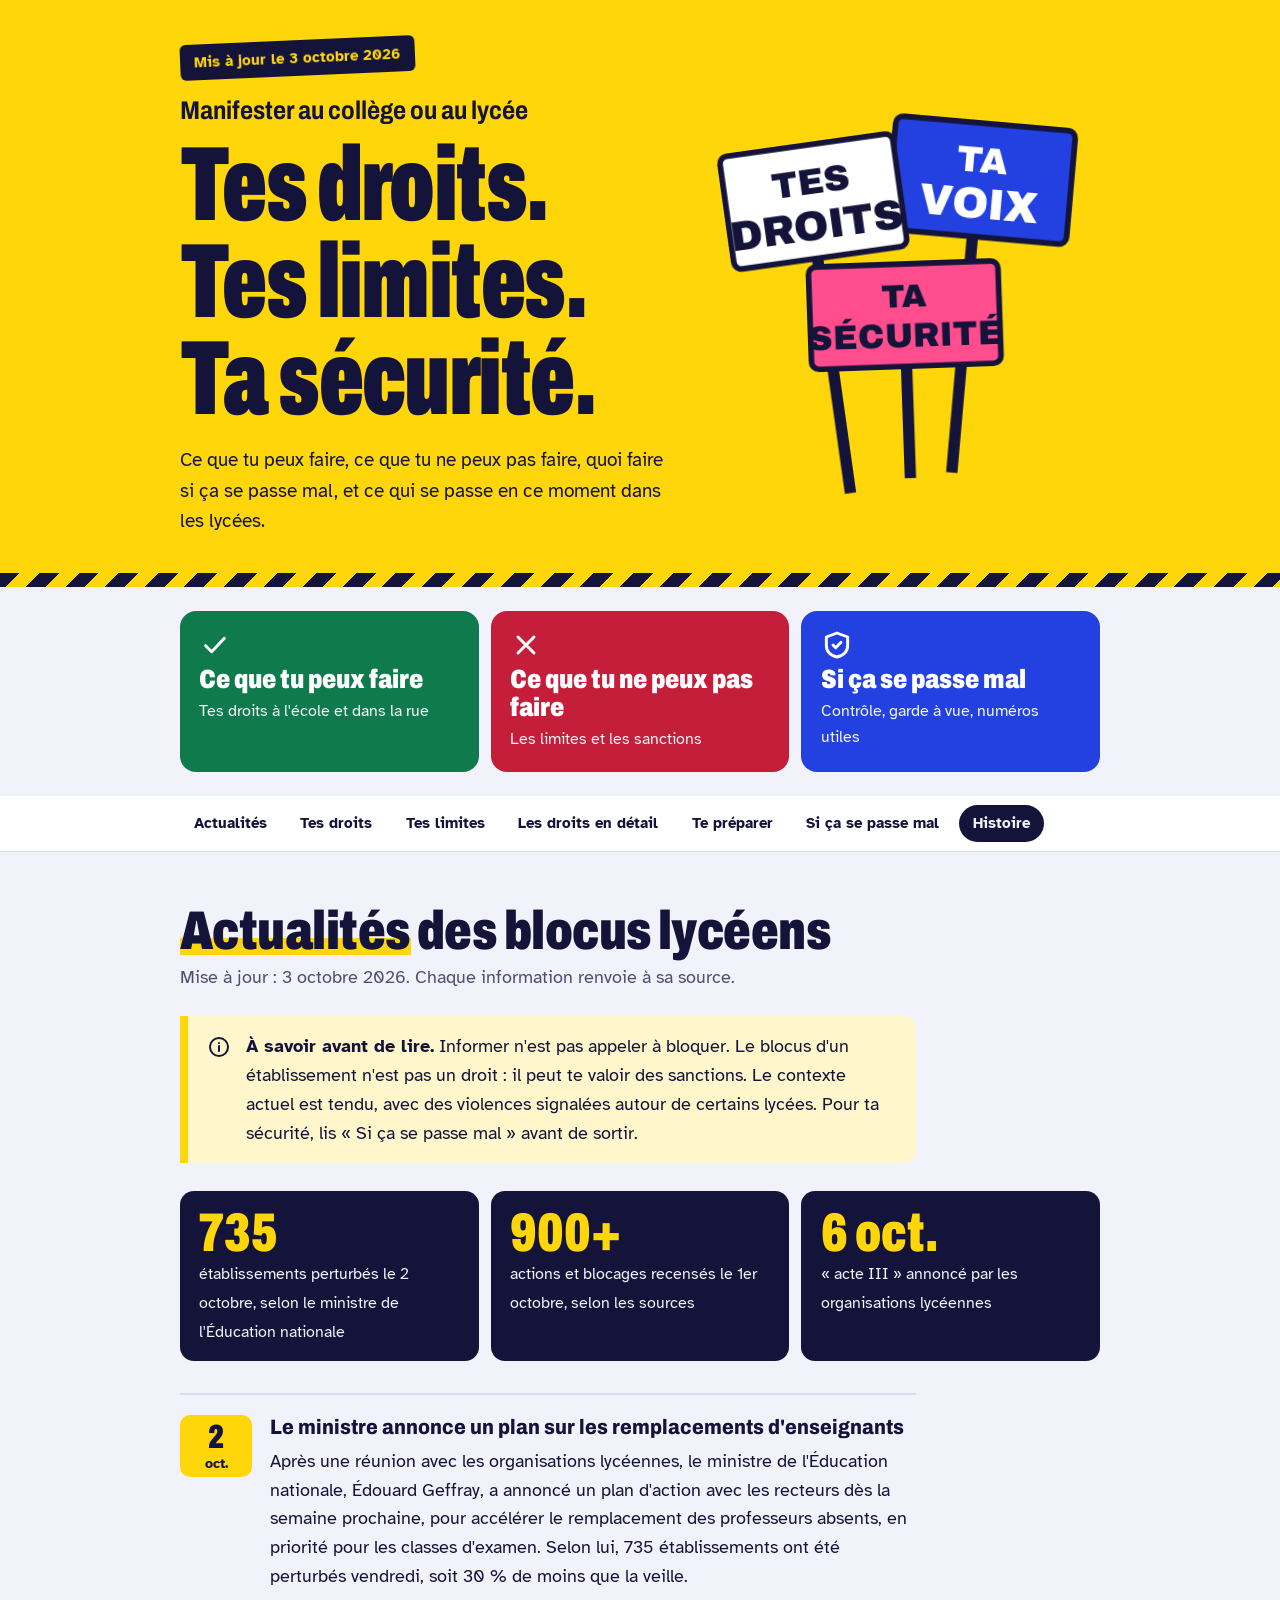
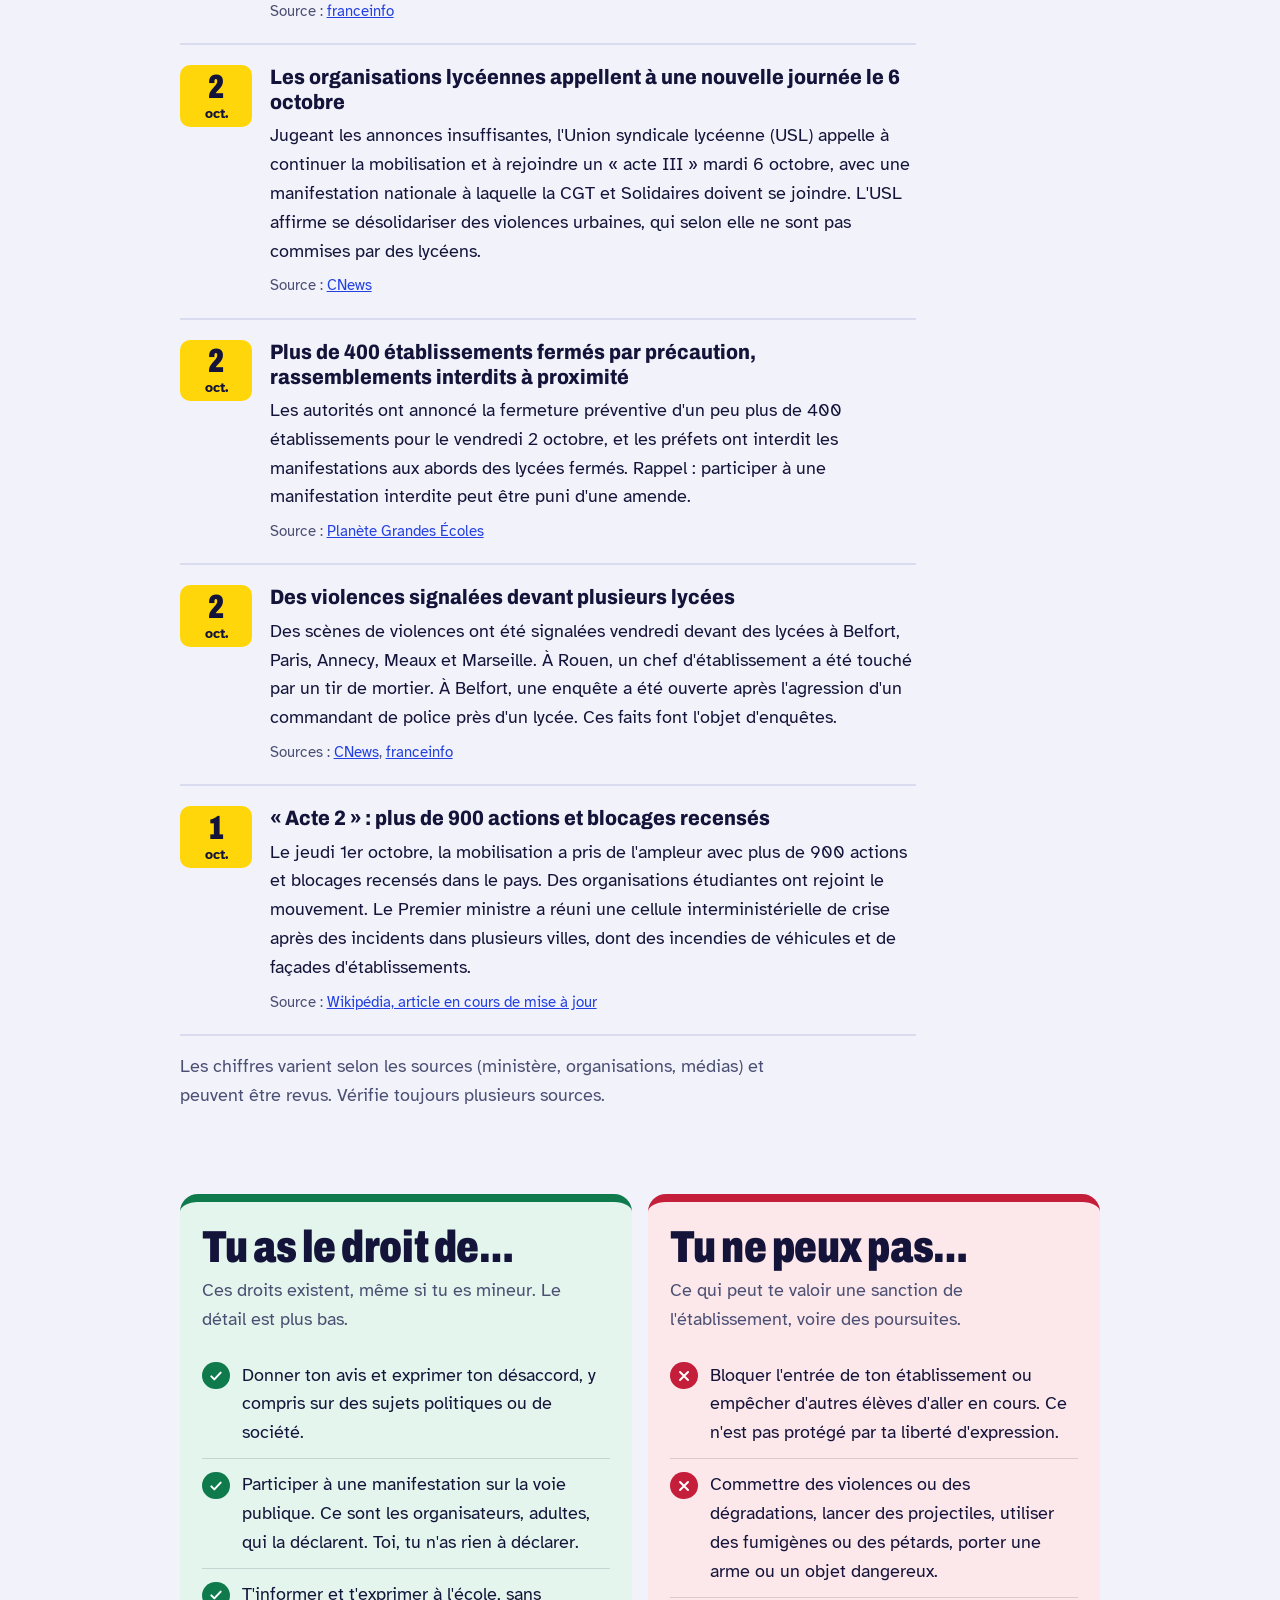
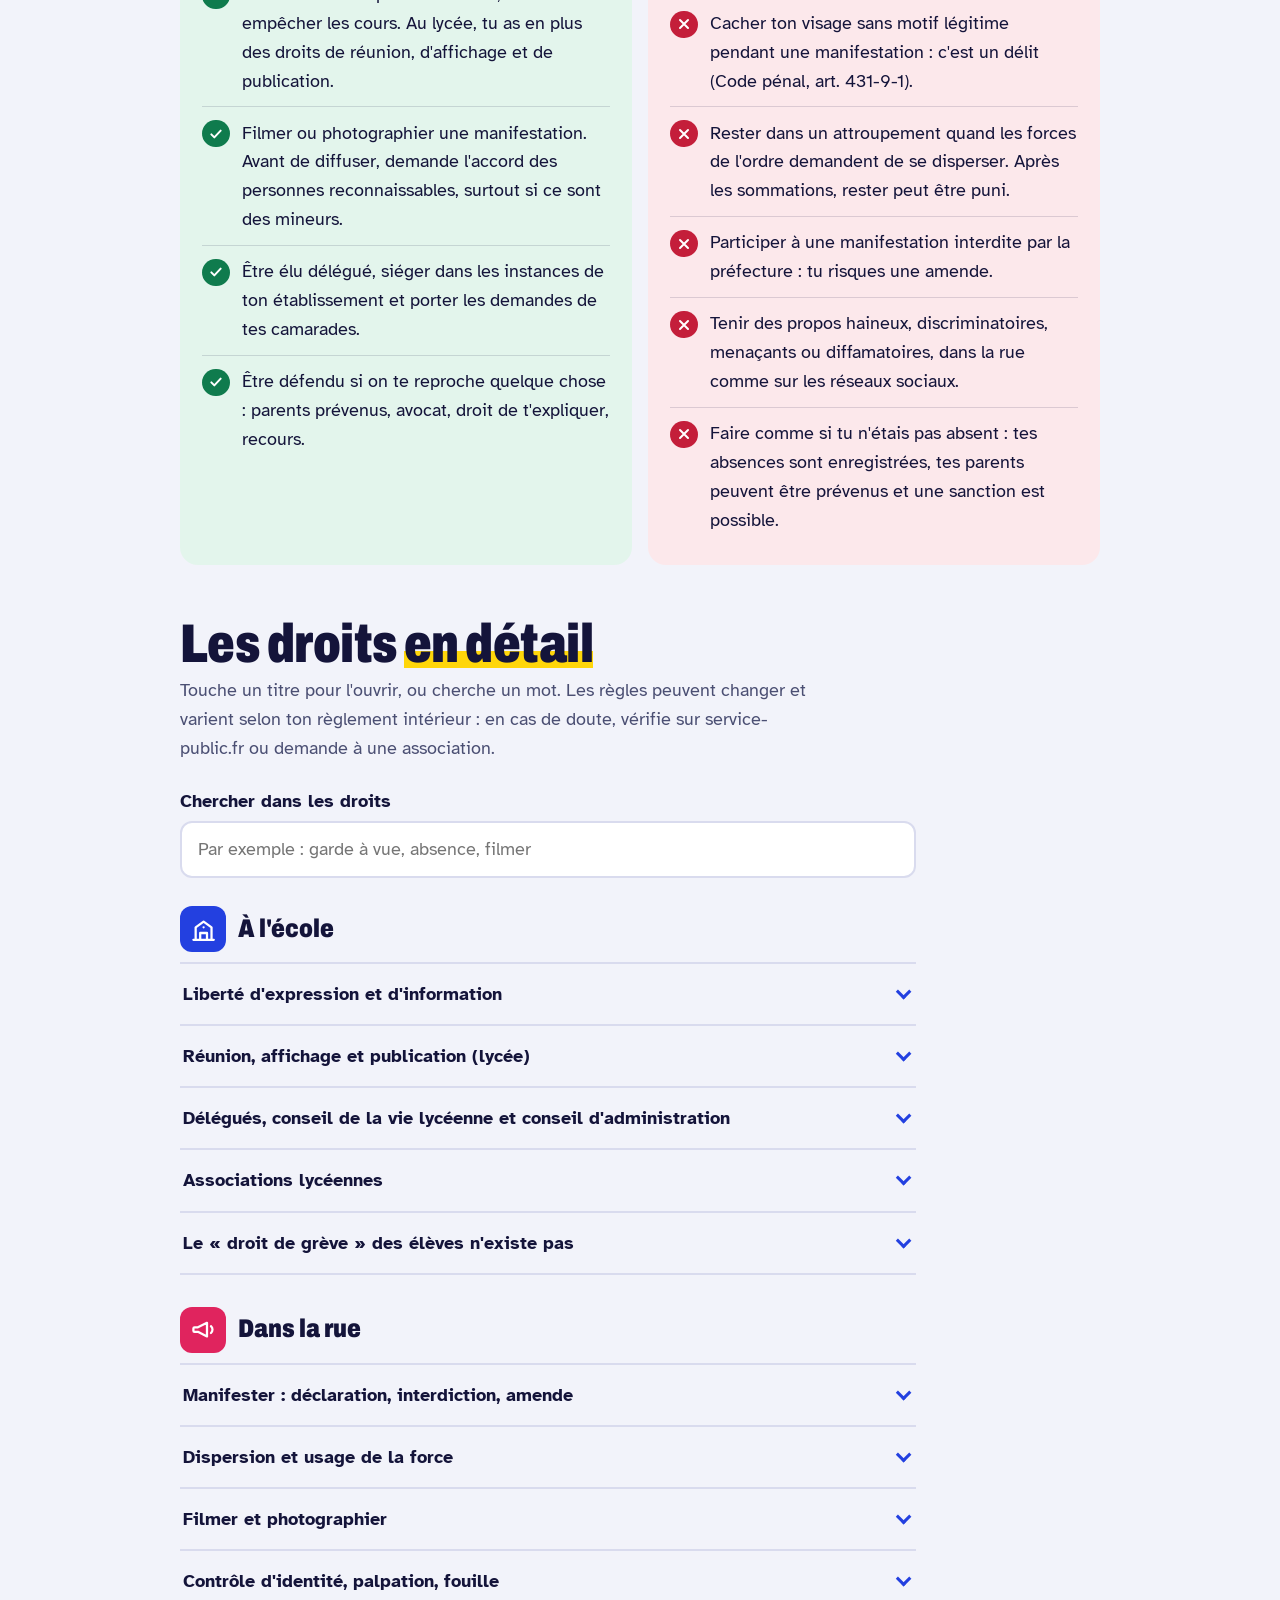
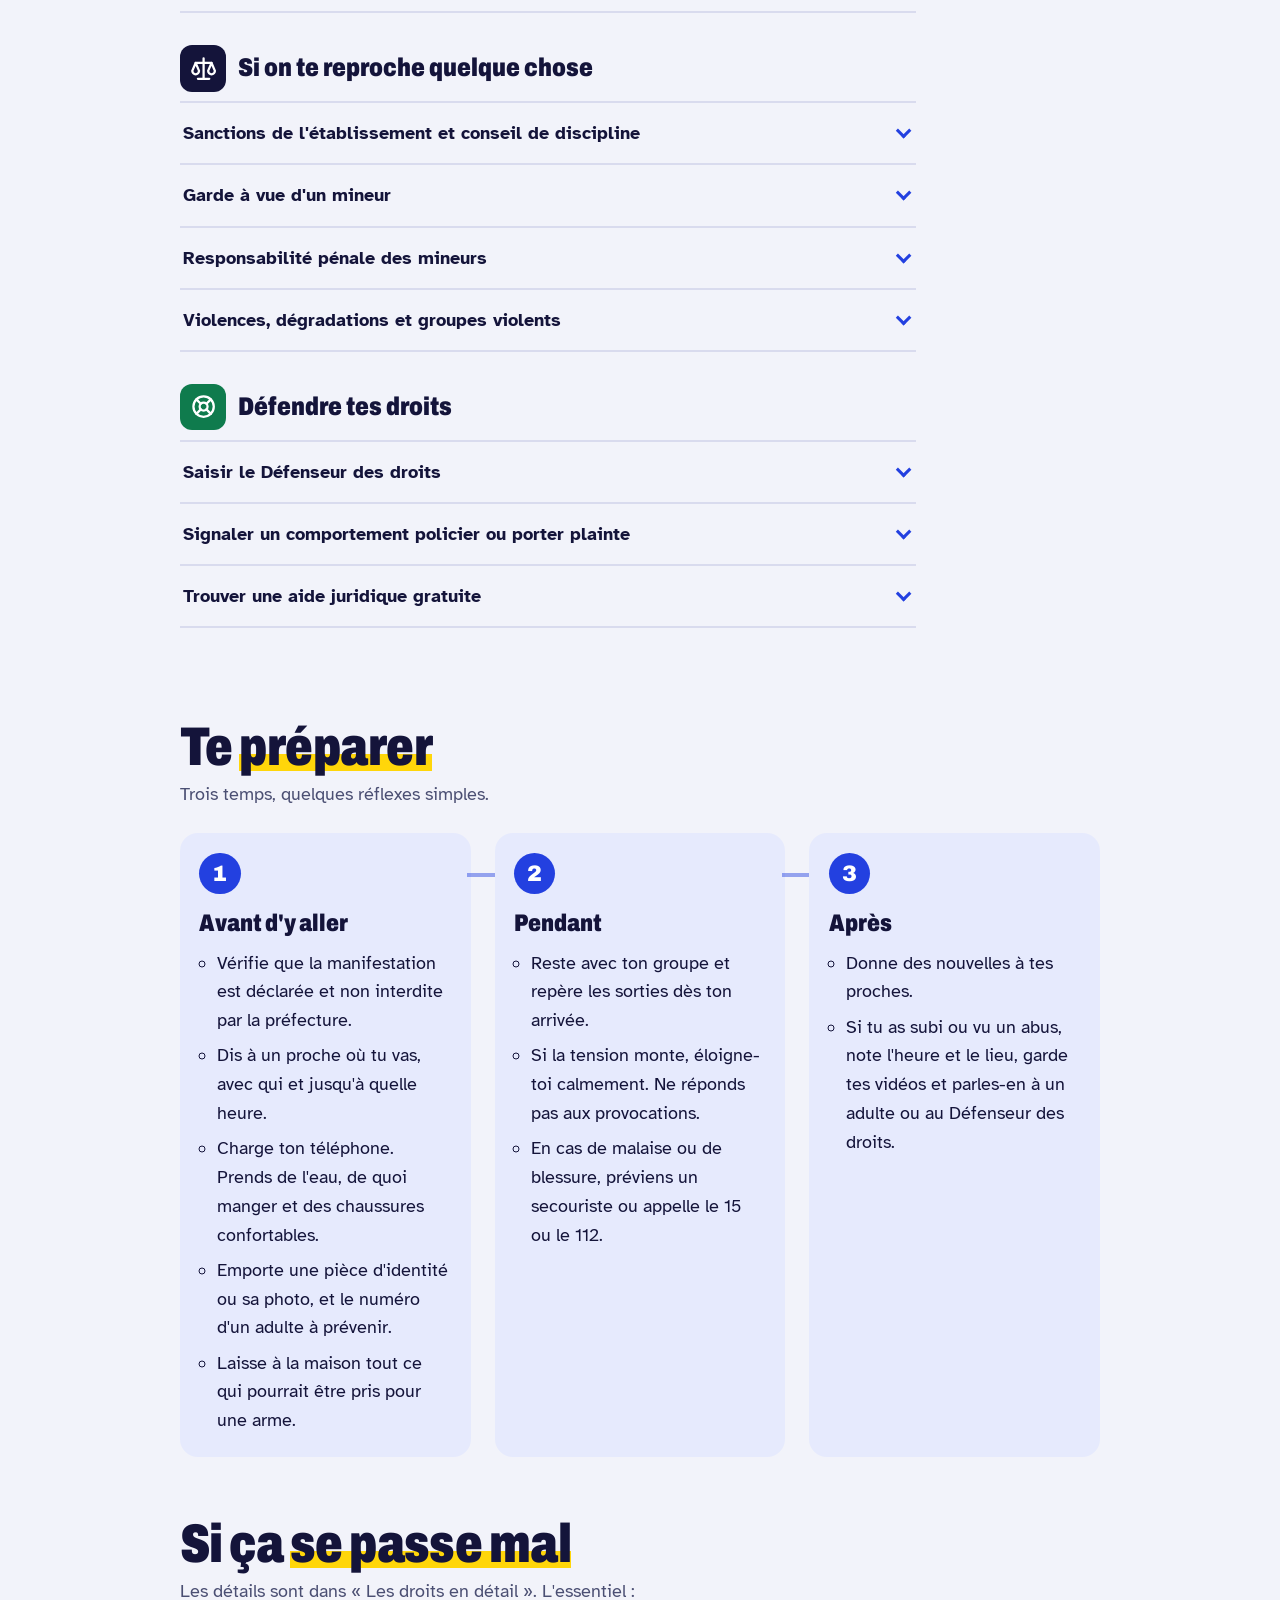
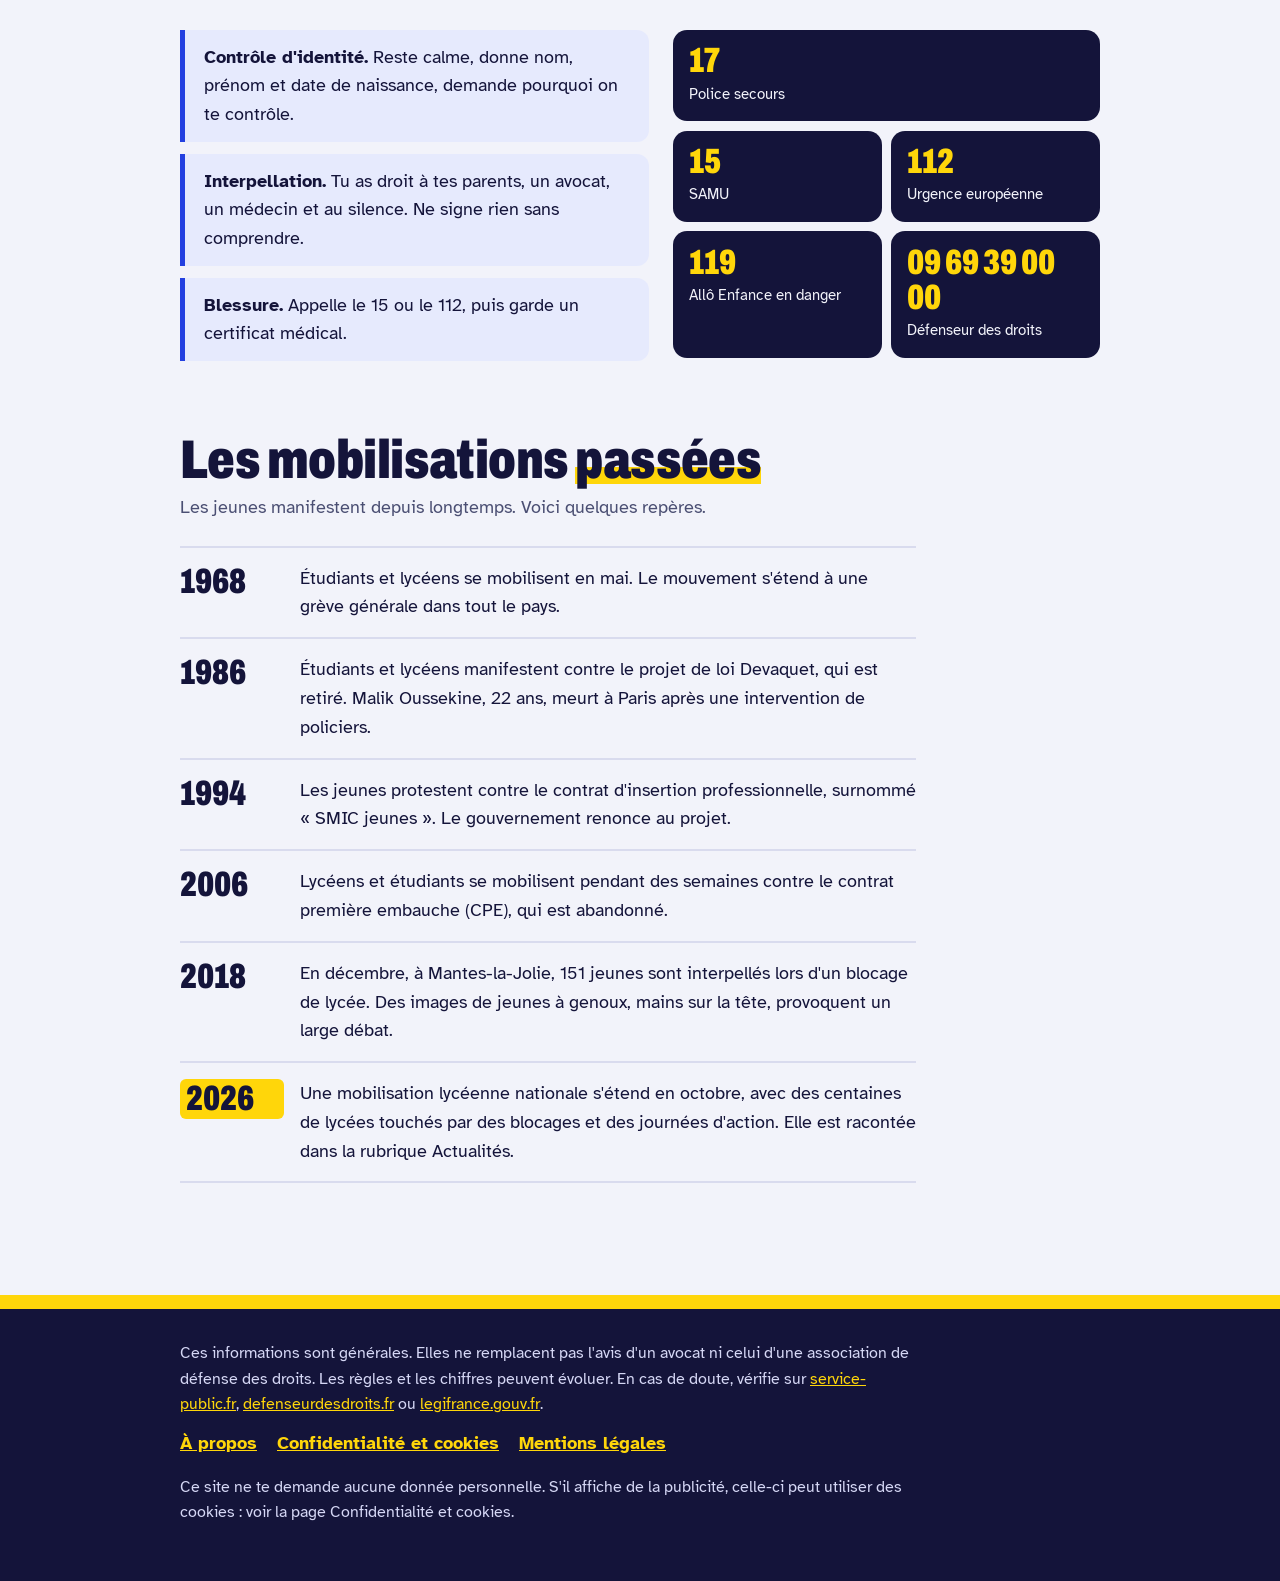
<file: index.html>
<!DOCTYPE html>
<html lang="fr">
<head>
  <script async src="https://pagead2.googlesyndication.com/pagead/js/adsbygoogle.js?client=ca-pub-8648097712182887"
     crossorigin="anonymous"></script>
<meta name="google-adsense-account" content="ca-pub-8648097712182887">
<meta charset="utf-8">
<meta name="viewport" content="width=device-width, initial-scale=1, viewport-fit=cover">
<title>Manifester au collège ou au lycée : tes droits, tes limites, ta sécurité</title>
<meta name="description" content="Tes droits en détail, tes limites, quoi faire si ça se passe mal, et l'actualité des blocus lycéens, expliqués simplement.">
<link rel="preconnect" href="https://fonts.googleapis.com">
<link rel="preconnect" href="https://fonts.gstatic.com" crossorigin>
<link href="https://fonts.googleapis.com/css2?family=Archivo:wdth,wght@62..125,100..900&family=Atkinson+Hyperlegible:wght@400;700&display=swap" rel="stylesheet">
<link rel="stylesheet" href="style.css">
<link rel="icon" href="favicon.svg" type="image/svg+xml">
<meta name="theme-color" content="#FFD60A">
<meta property="og:type" content="website">
<meta property="og:locale" content="fr_FR">
<meta property="og:title" content="Manifester au collège ou au lycée : tes droits, tes limites, ta sécurité">
<meta property="og:description" content="Tes droits en détail, tes limites, quoi faire si ça se passe mal, et l'actualité des blocus lycéens, expliqués simplement.">
<!-- Publicité : une fois ton compte Google AdSense approuvé, colle ici le script fourni par AdSense (voir LISEZ-MOI.txt) -->
</head>
<body>

<svg width="0" height="0" style="position:absolute" aria-hidden="true" focusable="false">
  <defs>
    <symbol id="i-check" viewBox="0 0 24 24"><path d="M5 12.5l4.5 4.5L19 7"/></symbol>
    <symbol id="i-x" viewBox="0 0 24 24"><path d="M6 6l12 12M18 6L6 18"/></symbol>
    <symbol id="i-shield" viewBox="0 0 24 24"><path d="M12 3l8 3v6c0 5-3.5 8-8 9-4.5-1-8-4-8-9V6l8-3z"/><path d="M9 12l2 2 4-4"/></symbol>
    <symbol id="i-school" viewBox="0 0 24 24"><path d="M3 21h18M5 21V10l7-5 7 5v11M9 21v-6h6v6M12 10h.01"/></symbol>
    <symbol id="i-street" viewBox="0 0 24 24"><path d="M3 11v2a1 1 0 0 0 1 1h3l8 4V6L7 10H4a1 1 0 0 0-1 1z"/><path d="M18.5 9a4 4 0 0 1 0 6"/></symbol>
    <symbol id="i-law" viewBox="0 0 24 24"><path d="M12 3v18M7 21h10M5 7h14"/><path d="M5 7l-3 7a3 3 0 0 0 6 0L5 7zM19 7l-3 7a3 3 0 0 0 6 0l-3-7z"/></symbol>
    <symbol id="i-help" viewBox="0 0 24 24"><circle cx="12" cy="12" r="9"/><circle cx="12" cy="12" r="3.5"/><path d="M5.6 5.6l3.9 3.9M14.5 14.5l3.9 3.9M18.4 5.6l-3.9 3.9M9.5 14.5l-3.9 3.9"/></symbol>
    <symbol id="i-info" viewBox="0 0 24 24"><circle cx="12" cy="12" r="9"/><path d="M12 11v5M12 8h.01"/></symbol>
  </defs>
</svg>

<header class="hero">
  <div class="wrap hero-grid">
    <div>
      <p class="sticker">Mis à jour le 3 octobre 2026</p>
      <h1>
        <span class="kicker">Manifester au collège ou au lycée</span>
        <span class="big">Tes droits.</span>
        <span class="big">Tes limites.</span>
        <span class="big">Ta sécurité.</span>
      </h1>
      <p class="hero-sub">Ce que tu peux faire, ce que tu ne peux pas faire, quoi faire si ça se passe mal, et ce qui se passe en ce moment dans les lycées.</p>
    </div>

    <svg class="signs" viewBox="0 0 420 380" role="img" aria-label="Trois pancartes de manifestation : Tes droits, Ta voix, Ta sécurité">
      <g transform="translate(205 8) rotate(5)">
        <g class="sign s2">
          <rect x="85" y="100" width="12" height="270" fill="#14143A"/>
          <rect width="190" height="120" rx="8" fill="#2340E0" stroke="#14143A" stroke-width="6"/>
          <text x="95" y="52" text-anchor="middle" fill="#fff" font-family="Archivo, Arial Narrow, Arial, sans-serif" font-weight="900" font-size="38">TA</text>
          <text x="95" y="100" text-anchor="middle" fill="#fff" font-family="Archivo, Arial Narrow, Arial, sans-serif" font-weight="900" font-size="46">VOIX</text>
        </g>
      </g>
      <g transform="translate(18 52) rotate(-8)">
        <g class="sign s1">
          <rect x="82" y="100" width="12" height="270" fill="#14143A"/>
          <rect width="184" height="120" rx="8" fill="#FFFFFF" stroke="#14143A" stroke-width="6"/>
          <text x="92" y="52" text-anchor="middle" fill="#14143A" font-family="Archivo, Arial Narrow, Arial, sans-serif" font-weight="900" font-size="38">TES</text>
          <text x="92" y="100" text-anchor="middle" fill="#14143A" font-family="Archivo, Arial Narrow, Arial, sans-serif" font-weight="900" font-size="44">DROITS</text>
        </g>
      </g>
      <g transform="translate(112 168) rotate(-2)">
        <g class="sign s3">
          <rect x="94" y="96" width="12" height="130" fill="#14143A"/>
          <rect width="200" height="108" rx="8" fill="#FF4D8D" stroke="#14143A" stroke-width="6"/>
          <text x="100" y="46" text-anchor="middle" fill="#14143A" font-family="Archivo, Arial Narrow, Arial, sans-serif" font-weight="900" font-size="34">TA</text>
          <text x="100" y="88" text-anchor="middle" fill="#14143A" font-family="Archivo, Arial Narrow, Arial, sans-serif" font-weight="900" font-size="36">SÉCURITÉ</text>
        </g>
      </g>
    </svg>
  </div>
</header>
<div class="tape" aria-hidden="true"></div>

<div class="doors">
  <a class="door d-yes" href="#droits">
    <svg class="ico" aria-hidden="true"><use href="#i-check"/></svg>
    <strong>Ce que tu peux faire</strong>
    <span>Tes droits à l'école et dans la rue</span>
  </a>
  <a class="door d-no" href="#interdit">
    <svg class="ico" aria-hidden="true"><use href="#i-x"/></svg>
    <strong>Ce que tu ne peux pas faire</strong>
    <span>Les limites et les sanctions</span>
  </a>
  <a class="door d-info" href="#probleme">
    <svg class="ico" aria-hidden="true"><use href="#i-shield"/></svg>
    <strong>Si ça se passe mal</strong>
    <span>Contrôle, garde à vue, numéros utiles</span>
  </a>
</div>

<nav aria-label="Sommaire">
  <ul>
    <li><a href="#actus">Actualités</a></li>
    <li><a href="#droits">Tes droits</a></li>
    <li><a href="#interdit">Tes limites</a></li>
    <li><a href="#detail">Les droits en détail</a></li>
    <li><a href="#preparer">Te préparer</a></li>
    <li><a href="#probleme">Si ça se passe mal</a></li>
    <li><a href="#memoire">Histoire</a></li>
  </ul>
</nav>

<!-- Emplacement publicitaire possible n°1 : coller ici le code de l'annonce, sous le sommaire -->

<main>
<div class="wrap">

  <section id="actus">
    <h2><span class="mark">Actualités</span> des blocus lycéens</h2>
    <p class="lead">Mise à jour : 3 octobre 2026. Chaque information renvoie à sa source.</p>

    <div class="notice">
      <svg class="ico" aria-hidden="true"><use href="#i-info"/></svg>
      <p><strong>À savoir avant de lire.</strong> Informer n'est pas appeler à bloquer. Le blocus d'un établissement n'est pas un droit : il peut te valoir des sanctions. Le contexte actuel est tendu, avec des violences signalées autour de certains lycées. Pour ta sécurité, lis « Si ça se passe mal » avant de sortir.</p>
    </div>

    <ul class="stats">
      <li><strong>735</strong><span>établissements perturbés le 2 octobre, selon le ministre de l'Éducation nationale</span></li>
      <li><strong>900+</strong><span>actions et blocages recensés le 1er octobre, selon les sources</span></li>
      <li><strong>6 oct.</strong><span>« acte III » annoncé par les organisations lycéennes</span></li>
    </ul>

    <!-- Photos : n'ajouter que des images libres de droits ou avec autorisation écrite du photographe, sans visage de mineur identifiable. Structure : <figure><img src="data:image/jpeg;base64,..." alt="Description"><figcaption>Légende, date, crédit, licence</figcaption></figure> -->

    <div class="feed">
      <article class="news">
        <time class="when" datetime="2026-10-02"><b>2</b><i>oct.</i></time>
        <div>
          <h3>Le ministre annonce un plan sur les remplacements d'enseignants</h3>
          <p>Après une réunion avec les organisations lycéennes, le ministre de l'Éducation nationale, Édouard Geffray, a annoncé un plan d'action avec les recteurs dès la semaine prochaine, pour accélérer le remplacement des professeurs absents, en priorité pour les classes d'examen. Selon lui, 735 établissements ont été perturbés vendredi, soit 30 % de moins que la veille.</p>
          <p class="src">Source : <a href="https://www.franceinfo.fr/societe/education/blocage-des-lycees/edouard-geffray-annonce-un-plan-d-action-pour-accelerer-les-remplacements-des-professeurs_8220190.html" rel="noopener">franceinfo</a></p>
        </div>
      </article>

      <article class="news">
        <time class="when" datetime="2026-10-02"><b>2</b><i>oct.</i></time>
        <div>
          <h3>Les organisations lycéennes appellent à une nouvelle journée le 6 octobre</h3>
          <p>Jugeant les annonces insuffisantes, l'Union syndicale lycéenne (USL) appelle à continuer la mobilisation et à rejoindre un « acte III » mardi 6 octobre, avec une manifestation nationale à laquelle la CGT et Solidaires doivent se joindre. L'USL affirme se désolidariser des violences urbaines, qui selon elle ne sont pas commises par des lycéens.</p>
          <p class="src">Source : <a href="https://www.cnews.fr/france/2026-10-02/blocus-des-lycees-faute-de-mesures-concretes-les-organisations-lyceennes-et" rel="noopener">CNews</a></p>
        </div>
      </article>

      <article class="news">
        <time class="when" datetime="2026-10-02"><b>2</b><i>oct.</i></time>
        <div>
          <h3>Plus de 400 établissements fermés par précaution, rassemblements interdits à proximité</h3>
          <p>Les autorités ont annoncé la fermeture préventive d'un peu plus de 400 établissements pour le vendredi 2 octobre, et les préfets ont interdit les manifestations aux abords des lycées fermés. Rappel : participer à une manifestation interdite peut être puni d'une amende.</p>
          <p class="src">Source : <a href="https://www.planetegrandesecoles.com/blocus-lycees" rel="noopener">Planète Grandes Écoles</a></p>
        </div>
      </article>

      <article class="news">
        <time class="when" datetime="2026-10-02"><b>2</b><i>oct.</i></time>
        <div>
          <h3>Des violences signalées devant plusieurs lycées</h3>
          <p>Des scènes de violences ont été signalées vendredi devant des lycées à Belfort, Paris, Annecy, Meaux et Marseille. À Rouen, un chef d'établissement a été touché par un tir de mortier. À Belfort, une enquête a été ouverte après l'agression d'un commandant de police près d'un lycée. Ces faits font l'objet d'enquêtes.</p>
          <p class="src">Sources : <a href="https://www.cnews.fr/france/2026-10-02/blocus-des-lycees-les-images-dune-nouvelle-journee-de-chaos-en-france-1928217" rel="noopener">CNews</a>, <a href="https://www.franceinfo.fr/societe/education/blocage-des-lycees/les-dernieres-informations-sur-les-blocus-des-lycees_8219737.html" rel="noopener">franceinfo</a></p>
        </div>
      </article>

      <article class="news">
        <time class="when" datetime="2026-10-01"><b>1</b><i>oct.</i></time>
        <div>
          <h3>« Acte 2 » : plus de 900 actions et blocages recensés</h3>
          <p>Le jeudi 1er octobre, la mobilisation a pris de l'ampleur avec plus de 900 actions et blocages recensés dans le pays. Des organisations étudiantes ont rejoint le mouvement. Le Premier ministre a réuni une cellule interministérielle de crise après des incidents dans plusieurs villes, dont des incendies de véhicules et de façades d'établissements.</p>
          <p class="src">Source : <a href="https://fr.wikipedia.org/wiki/Mouvement_lyc%C3%A9en_et_blocus_de_2026_en_France" rel="noopener">Wikipédia, article en cours de mise à jour</a></p>
        </div>
      </article>
    </div>

    <p class="lead" style="margin-top:1rem">Les chiffres varient selon les sources (ministère, organisations, médias) et peuvent être revus. Vérifie toujours plusieurs sources.</p>
  </section>

  <div class="duo">
    <section id="droits">
      <div class="panel yes">
        <h2>Tu as le droit de…</h2>
        <p class="lead">Ces droits existent, même si tu es mineur. Le détail est plus bas.</p>
        <ul class="marks yes">
          <li><span class="dot"><svg class="ico" aria-hidden="true"><use href="#i-check"/></svg></span><span>Donner ton avis et exprimer ton désaccord, y compris sur des sujets politiques ou de société.</span></li>
          <li><span class="dot"><svg class="ico" aria-hidden="true"><use href="#i-check"/></svg></span><span>Participer à une manifestation sur la voie publique. Ce sont les organisateurs, adultes, qui la déclarent. Toi, tu n'as rien à déclarer.</span></li>
          <li><span class="dot"><svg class="ico" aria-hidden="true"><use href="#i-check"/></svg></span><span>T'informer et t'exprimer à l'école, sans empêcher les cours. Au lycée, tu as en plus des droits de réunion, d'affichage et de publication.</span></li>
          <li><span class="dot"><svg class="ico" aria-hidden="true"><use href="#i-check"/></svg></span><span>Filmer ou photographier une manifestation. Avant de diffuser, demande l'accord des personnes reconnaissables, surtout si ce sont des mineurs.</span></li>
          <li><span class="dot"><svg class="ico" aria-hidden="true"><use href="#i-check"/></svg></span><span>Être élu délégué, siéger dans les instances de ton établissement et porter les demandes de tes camarades.</span></li>
          <li><span class="dot"><svg class="ico" aria-hidden="true"><use href="#i-check"/></svg></span><span>Être défendu si on te reproche quelque chose : parents prévenus, avocat, droit de t'expliquer, recours.</span></li>
        </ul>
      </div>
    </section>

    <section id="interdit">
      <div class="panel no">
        <h2>Tu ne peux pas…</h2>
        <p class="lead">Ce qui peut te valoir une sanction de l'établissement, voire des poursuites.</p>
        <ul class="marks no">
          <li><span class="dot"><svg class="ico" aria-hidden="true"><use href="#i-x"/></svg></span><span>Bloquer l'entrée de ton établissement ou empêcher d'autres élèves d'aller en cours. Ce n'est pas protégé par ta liberté d'expression.</span></li>
          <li><span class="dot"><svg class="ico" aria-hidden="true"><use href="#i-x"/></svg></span><span>Commettre des violences ou des dégradations, lancer des projectiles, utiliser des fumigènes ou des pétards, porter une arme ou un objet dangereux.</span></li>
          <li><span class="dot"><svg class="ico" aria-hidden="true"><use href="#i-x"/></svg></span><span>Cacher ton visage sans motif légitime pendant une manifestation : c'est un délit (Code pénal, art. 431-9-1).</span></li>
          <li><span class="dot"><svg class="ico" aria-hidden="true"><use href="#i-x"/></svg></span><span>Rester dans un attroupement quand les forces de l'ordre demandent de se disperser. Après les sommations, rester peut être puni.</span></li>
          <li><span class="dot"><svg class="ico" aria-hidden="true"><use href="#i-x"/></svg></span><span>Participer à une manifestation interdite par la préfecture : tu risques une amende.</span></li>
          <li><span class="dot"><svg class="ico" aria-hidden="true"><use href="#i-x"/></svg></span><span>Tenir des propos haineux, discriminatoires, menaçants ou diffamatoires, dans la rue comme sur les réseaux sociaux.</span></li>
          <li><span class="dot"><svg class="ico" aria-hidden="true"><use href="#i-x"/></svg></span><span>Faire comme si tu n'étais pas absent : tes absences sont enregistrées, tes parents peuvent être prévenus et une sanction est possible.</span></li>
        </ul>
      </div>
    </section>
  </div>

  <section id="detail">
    <h2>Les droits <span class="mark">en détail</span></h2>
    <p class="lead">Touche un titre pour l'ouvrir, ou cherche un mot. Les règles peuvent changer et varient selon ton règlement intérieur : en cas de doute, vérifie sur service-public.fr ou demande à une association.</p>

    <div class="search">
      <label for="q">Chercher dans les droits</label>
      <input id="q" type="search" placeholder="Par exemple : garde à vue, absence, filmer" autocomplete="off">
    </div>

    <div class="group">
      <div class="group-head"><span class="badge b-school"><svg class="ico" aria-hidden="true"><use href="#i-school"/></svg></span><h3>À l'école</h3></div>

      <details>
        <summary>Liberté d'expression et d'information</summary>
        <div class="detail-body">
          <p>Au collège comme au lycée, tu peux t'informer et donner ton opinion, dans le respect du pluralisme et de la neutralité, et sans empêcher les cours (Code de l'éducation, art. L511-1 et suivants).</p>
          <p>Restent interdits : les insultes, la diffamation, les propos discriminatoires, la propagande ou le prosélytisme.</p>
        </div>
      </details>

      <details>
        <summary>Réunion, affichage et publication (lycée)</summary>
        <div class="detail-body">
          <ul>
            <li><strong>Réunion :</strong> tu peux organiser des réunions en dehors des heures de cours, avec l'accord du chef d'établissement.</li>
            <li><strong>Affichage :</strong> sur les panneaux prévus pour cela. Les affiches doivent être signées.</li>
            <li><strong>Publication :</strong> tu peux publier un journal lycéen. Tu restes responsable de ce que tu écris. Le chef d'établissement peut s'opposer à une publication injurieuse, diffamatoire ou portant atteinte à la vie privée.</li>
          </ul>
          <p>Au collège, ces droits sont plus limités. Renseigne-toi sur le règlement intérieur.</p>
        </div>
      </details>

      <details>
        <summary>Délégués, conseil de la vie lycéenne et conseil d'administration</summary>
        <div class="detail-body">
          <p>Tu peux voter et être candidat comme délégué de classe. Les délégués représentent leur classe auprès de la direction et des professeurs.</p>
          <p>Des élèves élus siègent aussi au conseil de la vie lycéenne (au collège, au conseil de la vie collégienne) et au conseil d'administration de l'établissement. C'est la voie la mieux protégée pour porter des demandes collectives : sur les remplacements de professeurs, le bâti, les horaires.</p>
        </div>
      </details>

      <details>
        <summary>Associations lycéennes</summary>
        <div class="detail-body">
          <p>Des associations d'élèves (comme la Maison des lycéens) peuvent fonctionner dans l'établissement, avec l'accord du conseil d'administration. Leur objet doit rester compatible avec le service public de l'enseignement : neutralité, pas de propagande.</p>
        </div>
      </details>

      <details>
        <summary>Le « droit de grève » des élèves n'existe pas</summary>
        <div class="detail-body">
          <p>Le droit de grève concerne les salariés et les fonctionnaires, pas les élèves. Quand tu ne vas pas en cours pour une mobilisation, tu es compté absent. L'établissement l'enregistre, prévient tes parents et peut sanctionner une absence injustifiée.</p>
          <p>Pour une journée de mobilisation, vérifie le règlement intérieur et parle avec tes parents.</p>
        </div>
      </details>
    </div>

    <div class="group">
      <div class="group-head"><span class="badge b-street"><svg class="ico" aria-hidden="true"><use href="#i-street"/></svg></span><h3>Dans la rue</h3></div>

      <details>
        <summary>Manifester : déclaration, interdiction, amende</summary>
        <div class="detail-body">
          <p>Une manifestation sur la voie publique doit être déclarée par ses organisateurs à la préfecture ou à la mairie, en général entre 3 et 15 jours avant. Si tu participes, tu n'as rien à déclarer.</p>
          <p>Le préfet peut l'interdire s'il craint des troubles à l'ordre public. Participer à une manifestation interdite est une infraction punie d'une amende. Les arrêtés sont publiés sur le site de la préfecture : regarde-les avant de te déplacer.</p>
        </div>
      </details>

      <details>
        <summary>Dispersion et usage de la force</summary>
        <div class="detail-body">
          <p>Avant de disperser un attroupement par la force, les autorités doivent normalement faire des sommations, c'est-à-dire des avertissements clairs. L'usage de la force doit être nécessaire et proportionné.</p>
          <p>Quand tu entends une sommation, éloigne-toi calmement par l'issue indiquée. Courir dans la foule est dangereux.</p>
        </div>
      </details>

      <details>
        <summary>Filmer et photographier</summary>
        <div class="detail-body">
          <p>Tu peux filmer ou photographier une manifestation, y compris les forces de l'ordre en action. Avant de diffuser, demande l'accord des personnes reconnaissables, surtout des mineurs. Évite de les exposer ou de les mettre en danger.</p>
          <p>Si tu es témoin d'un abus, une vidéo peut servir de preuve : garde l'original et note l'heure et le lieu.</p>
        </div>
      </details>

      <details>
        <summary>Contrôle d'identité, palpation, fouille</summary>
        <div class="detail-body">
          <ul>
            <li>Tu peux être contrôlé. Prouve ton identité par tout moyen : papier, photo, carte scolaire.</li>
            <li>Si tu ne peux pas prouver ton identité, les policiers peuvent te retenir quelques heures pour la vérifier. Dans ce cas, demande que tes parents soient prévenus.</li>
            <li>Une palpation de sécurité est possible. La fouille d'un sac est encadrée : elle se fait en général avec ton accord ou sur décision du procureur. Demande poliment sur quelle base on te fouille.</li>
          </ul>
        </div>
      </details>
    </div>

    <div class="group">
      <div class="group-head"><span class="badge b-law"><svg class="ico" aria-hidden="true"><use href="#i-law"/></svg></span><h3>Si on te reproche quelque chose</h3></div>

      <details>
        <summary>Sanctions de l'établissement et conseil de discipline</summary>
        <div class="detail-body">
          <p>Les sanctions vont de l'avertissement ou du blâme à l'exclusion temporaire, et jusqu'à l'exclusion définitive, décidée par le conseil de discipline pour les cas les plus graves.</p>
          <p>Tu as le droit d'être entendu, d'être accompagné de tes parents ou d'une personne de ton choix, de consulter ton dossier, et d'avoir un délai pour préparer ta défense. Une sanction doit être individuelle : on ne peut pas punir toute une classe pour les actes de quelques-uns.</p>
          <p>Tu peux faire appel d'une décision du conseil de discipline auprès du recteur, dans un délai court (de l'ordre de 8 jours). Note la date de la notification.</p>
        </div>
      </details>

      <details>
        <summary>Garde à vue d'un mineur</summary>
        <div class="detail-body">
          <p>La garde à vue est possible à partir de 13 ans, pour une durée limitée (24 heures, prolongeable seulement dans certains cas). Tu as le droit :</p>
          <ul>
            <li>que tes parents ou tuteurs soient prévenus ;</li>
            <li>d'être assisté d'un avocat, obligatoire pour un mineur. S'il n'y en a pas, un avocat commis d'office est gratuit ;</li>
            <li>d'être examiné par un médecin ;</li>
            <li>de garder le silence, et de dire : « Je souhaite garder le silence et parler à mon avocat » ;</li>
            <li>à ce que tes interrogatoires soient enregistrés en vidéo.</li>
          </ul>
          <p>Ne signe rien que tu n'as pas lu ni compris.</p>
        </div>
      </details>

      <details>
        <summary>Responsabilité pénale des mineurs</summary>
        <div class="detail-body">
          <p>Avant 13 ans, un enfant est présumé ne pas avoir compris la portée de ses actes : pas de peine, mais des mesures éducatives possibles. De 13 à 18 ans, tu peux être jugé par un juge des enfants, avec des peines atténuées par rapport à celles des adultes.</p>
          <p>Tes parents peuvent être tenus de réparer les dommages que tu as causés.</p>
        </div>
      </details>

      <details>
        <summary>Violences, dégradations et groupes violents</summary>
        <div class="detail-body">
          <p>Les violences, les dégradations et les jets de projectiles sont punis. Être dans un groupe formé pour commettre des violences ou des dégradations peut aussi l'être, même si tu n'as rien cassé toi-même.</p>
          <p>Cacher ton visage sans motif légitime en manifestation est un délit. Une personne extérieure qui entre dans un établissement pour y troubler le bon ordre risque des poursuites.</p>
          <p>Si le cortège dégénère ou si des casseurs arrivent, pars. Rester n'est pas une preuve de courage et peut te mettre en danger.</p>
        </div>
      </details>
    </div>

    <div class="group">
      <div class="group-head"><span class="badge b-help"><svg class="ico" aria-hidden="true"><use href="#i-help"/></svg></span><h3>Défendre tes droits</h3></div>

      <details>
        <summary>Saisir le Défenseur des droits</summary>
        <div class="detail-body">
          <p>Cette institution indépendante peut être saisie gratuitement, y compris par un mineur ou ses parents, si tu estimes avoir été victime d'une discrimination, d'un comportement abusif des forces de l'ordre ou d'une atteinte à tes droits d'enfant. Tu peux passer par son site ou par un délégué local. Numéro : 09 69 39 00 00.</p>
        </div>
      </details>

      <details>
        <summary>Signaler un comportement policier ou porter plainte</summary>
        <div class="detail-body">
          <p>Tu peux porter plainte au commissariat, à la gendarmerie ou par courrier au procureur de la République, avec tes parents. Un abus de la police peut aussi être signalé à l'IGPN (police) ou à l'IGGN (gendarmerie). Garde tes preuves : vidéos, certificat médical, noms des témoins.</p>
        </div>
      </details>

      <details>
        <summary>Trouver une aide juridique gratuite</summary>
        <div class="detail-body">
          <p>Les consultations d'avocat sont parfois gratuites dans les points-justice et les maisons de justice et du droit. L'aide juridictionnelle peut financer ton avocat selon les ressources de ta famille. Des associations (comme la Ligue des droits de l'Homme) et des organisations lycéennes (comme l'USL, le MNL ou la FIDL) peuvent aussi t'orienter.</p>
          <p>Si tu es en danger ou en souffrance : 119, Allô Enfance en danger.</p>
        </div>
      </details>
    </div>

    <p class="no-result" id="empty" hidden>Aucun droit ne correspond à cette recherche. Essaie un autre mot, par exemple « avocat » ou « absence ».</p>
  </section>

  <section id="preparer">
    <h2>Te <span class="mark">préparer</span></h2>
    <p class="lead">Trois temps, quelques réflexes simples.</p>
    <ol class="steps">
      <li>
        <h3>Avant d'y aller</h3>
        <ul>
          <li>Vérifie que la manifestation est déclarée et non interdite par la préfecture.</li>
          <li>Dis à un proche où tu vas, avec qui et jusqu'à quelle heure.</li>
          <li>Charge ton téléphone. Prends de l'eau, de quoi manger et des chaussures confortables.</li>
          <li>Emporte une pièce d'identité ou sa photo, et le numéro d'un adulte à prévenir.</li>
          <li>Laisse à la maison tout ce qui pourrait être pris pour une arme.</li>
        </ul>
      </li>
      <li>
        <h3>Pendant</h3>
        <ul>
          <li>Reste avec ton groupe et repère les sorties dès ton arrivée.</li>
          <li>Si la tension monte, éloigne-toi calmement. Ne réponds pas aux provocations.</li>
          <li>En cas de malaise ou de blessure, préviens un secouriste ou appelle le 15 ou le 112.</li>
        </ul>
      </li>
      <li>
        <h3>Après</h3>
        <ul>
          <li>Donne des nouvelles à tes proches.</li>
          <li>Si tu as subi ou vu un abus, note l'heure et le lieu, garde tes vidéos et parles-en à un adulte ou au Défenseur des droits.</li>
        </ul>
      </li>
    </ol>
  </section>

  <section id="probleme">
    <h2>Si ça <span class="mark">se passe mal</span></h2>
    <p class="lead">Les détails sont dans « Les droits en détail ». L'essentiel :</p>
    <div class="help">
      <ul>
        <li><strong>Contrôle d'identité.</strong> Reste calme, donne nom, prénom et date de naissance, demande pourquoi on te contrôle.</li>
        <li><strong>Interpellation.</strong> Tu as droit à tes parents, un avocat, un médecin et au silence. Ne signe rien sans comprendre.</li>
        <li><strong>Blessure.</strong> Appelle le 15 ou le 112, puis garde un certificat médical.</li>
      </ul>
      <div class="numbers">
        <a href="tel:17"><strong>17</strong><span>Police secours</span></a>
        <a href="tel:15"><strong>15</strong><span>SAMU</span></a>
        <a href="tel:112"><strong>112</strong><span>Urgence européenne</span></a>
        <a href="tel:119"><strong>119</strong><span>Allô Enfance en danger</span></a>
        <a href="tel:+33969390000"><strong>09 69 39 00 00</strong><span>Défenseur des droits</span></a>
      </div>
    </div>
  </section>

  <!-- Emplacement publicitaire possible n°2 : coller ici le code de l'annonce, avant la section historique -->

  <section id="memoire">
    <h2>Les mobilisations <span class="mark">passées</span></h2>
    <p class="lead">Les jeunes manifestent depuis longtemps. Voici quelques repères.</p>
    <ol class="timeline">
      <li><strong>1968</strong><span>Étudiants et lycéens se mobilisent en mai. Le mouvement s'étend à une grève générale dans tout le pays.</span></li>
      <li><strong>1986</strong><span>Étudiants et lycéens manifestent contre le projet de loi Devaquet, qui est retiré. Malik Oussekine, 22 ans, meurt à Paris après une intervention de policiers.</span></li>
      <li><strong>1994</strong><span>Les jeunes protestent contre le contrat d'insertion professionnelle, surnommé « SMIC jeunes ». Le gouvernement renonce au projet.</span></li>
      <li><strong>2006</strong><span>Lycéens et étudiants se mobilisent pendant des semaines contre le contrat première embauche (CPE), qui est abandonné.</span></li>
      <li><strong>2018</strong><span>En décembre, à Mantes-la-Jolie, 151 jeunes sont interpellés lors d'un blocage de lycée. Des images de jeunes à genoux, mains sur la tête, provoquent un large débat.</span></li>
      <li><strong>2026</strong><span>Une mobilisation lycéenne nationale s'étend en octobre, avec des centaines de lycées touchés par des blocages et des journées d'action. Elle est racontée dans la rubrique Actualités.</span></li>
    </ol>
  </section>

</div>
</main>

<footer>
  <div class="wrap">
    <p>Ces informations sont générales. Elles ne remplacent pas l'avis d'un avocat ni celui d'une association de défense des droits. Les règles et les chiffres peuvent évoluer. En cas de doute, vérifie sur
      <a href="https://www.service-public.fr" rel="noopener">service-public.fr</a>,
      <a href="https://www.defenseurdesdroits.fr" rel="noopener">defenseurdesdroits.fr</a> ou
      <a href="https://www.legifrance.gouv.fr" rel="noopener">legifrance.gouv.fr</a>.</p>
    <ul class="foot-links">
      <li><a href="a-propos.html">À propos</a></li>
      <li><a href="confidentialite.html">Confidentialité et cookies</a></li>
      <li><a href="mentions-legales.html">Mentions légales</a></li>
    </ul>
    <p>Ce site ne te demande aucune donnée personnelle. S'il affiche de la publicité, celle-ci peut utiliser des cookies : voir la page Confidentialité et cookies.</p>
  </div>
</footer>

<script>
(function () {
  function norm(s) { return s.toLowerCase().normalize('NFD').replace(/[\u0300-\u036f]/g, ''); }

  // Recherche dans les droits
  var q = document.getElementById('q');
  var groups = [].slice.call(document.querySelectorAll('.group'));
  var empty = document.getElementById('empty');
  q.addEventListener('input', function () {
    var t = norm(q.value.trim());
    var any = false;
    groups.forEach(function (g) {
      var visible = 0;
      [].slice.call(g.querySelectorAll('details')).forEach(function (d) {
        var match = !t || norm(d.textContent).indexOf(t) > -1;
        d.hidden = !match;
        if (match) { visible++; d.open = !!t; }
      });
      g.hidden = visible === 0;
      if (visible) any = true;
    });
    empty.hidden = any;
  });

  // Rubrique active dans le sommaire
  var links = [].slice.call(document.querySelectorAll('nav a'));
  var map = {};
  links.forEach(function (a) { map[a.getAttribute('href').slice(1)] = a; });
  if ('IntersectionObserver' in window) {
    var obs = new IntersectionObserver(function (entries) {
      entries.forEach(function (e) {
        if (e.isIntersecting) {
          links.forEach(function (a) { a.classList.remove('current'); });
          var a = map[e.target.id];
          if (a) {
            a.classList.add('current');
            var nav = a.parentNode.parentNode;
            nav.scrollTo({ left: a.offsetLeft - 24, behavior: 'smooth' });
          }
        }
      });
    }, { rootMargin: '-35% 0px -60% 0px' });
    Object.keys(map).forEach(function (id) {
      var el = document.getElementById(id);
      if (el) obs.observe(el);
    });
  }
})();
</script>

</body>
</html>
</file>
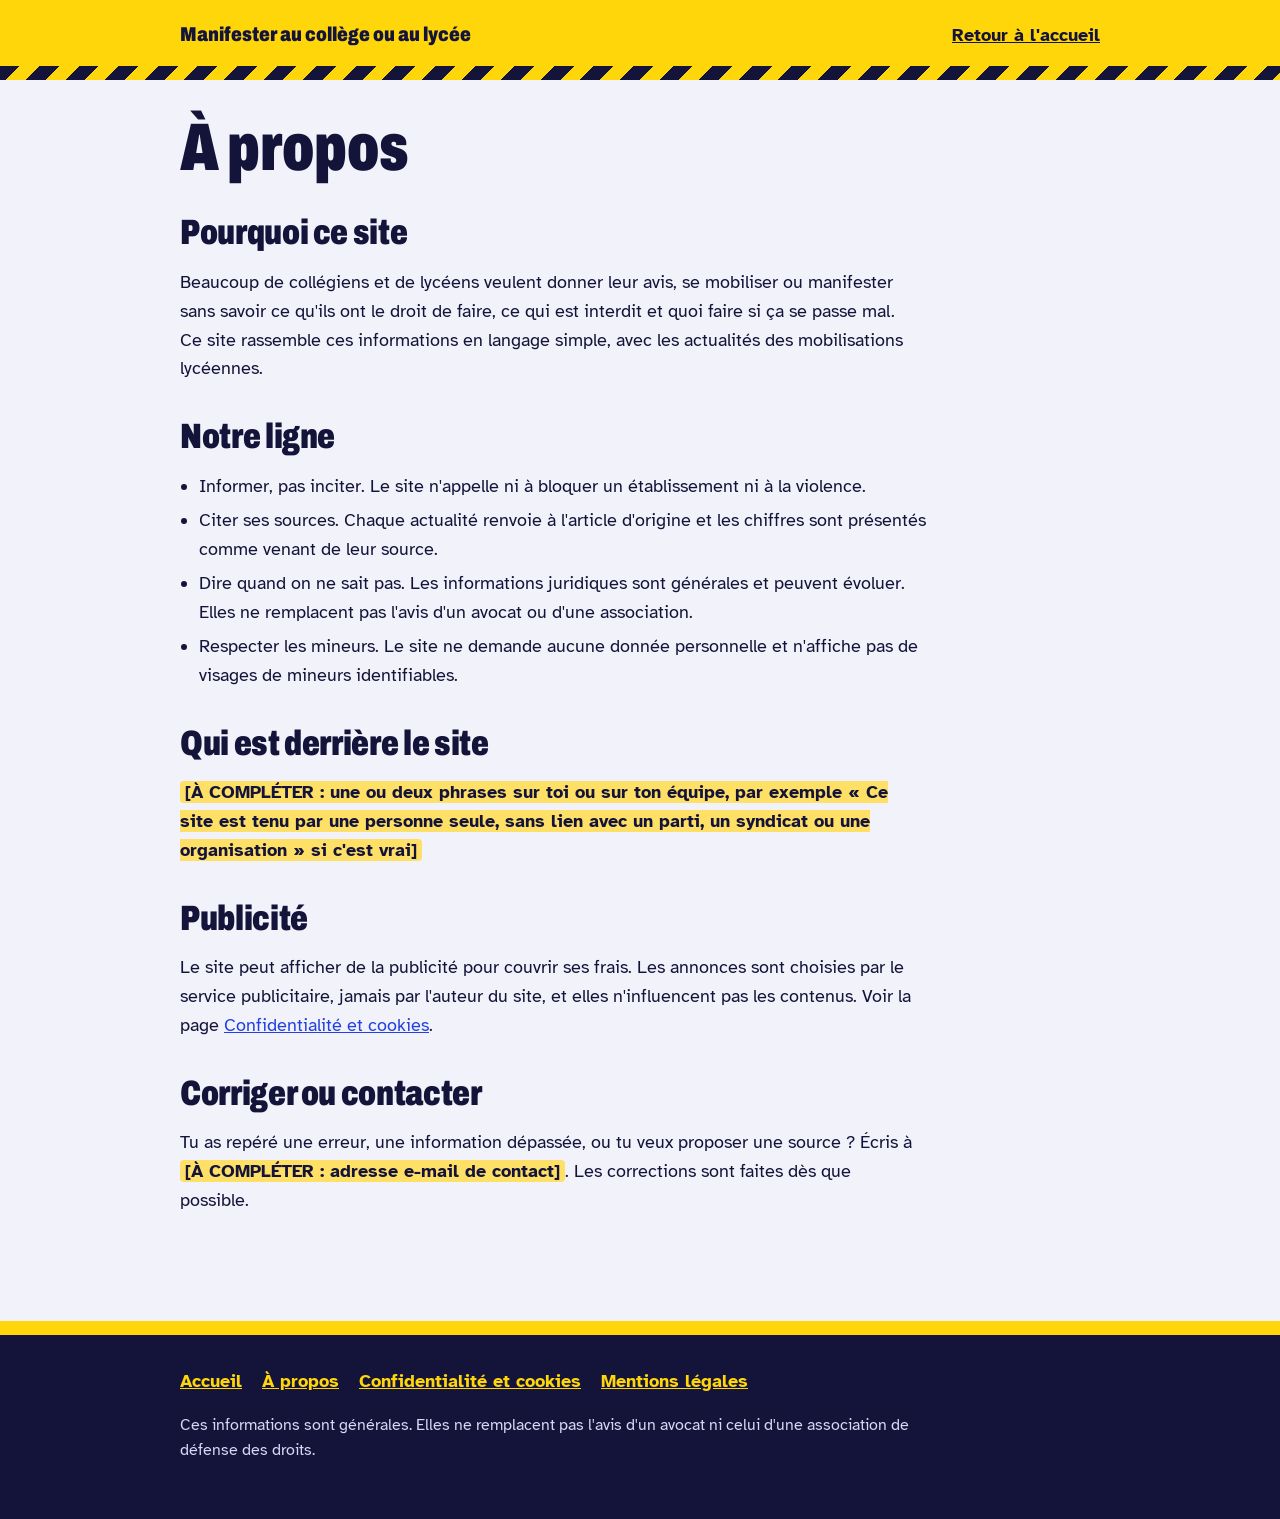
<file: a-propos.html>
<!DOCTYPE html>
<html lang="fr">
<head>
<meta charset="utf-8">
<meta name="viewport" content="width=device-width, initial-scale=1, viewport-fit=cover">
<title>À propos : Manifester au collège ou au lycée</title>
<meta name="description" content="Pourquoi ce site existe, comment il est fait et comment le contacter.">
<link rel="preconnect" href="https://fonts.googleapis.com">
<link rel="preconnect" href="https://fonts.gstatic.com" crossorigin>
<link href="https://fonts.googleapis.com/css2?family=Archivo:wdth,wght@62..125,100..900&family=Atkinson+Hyperlegible:wght@400;700&display=swap" rel="stylesheet">
<link rel="stylesheet" href="style.css">
<link rel="icon" href="favicon.svg" type="image/svg+xml">
<meta name="theme-color" content="#FFD60A">
</head>
<body>

<header class="page-head">
  <div class="wrap">
    <p class="site-name">Manifester au collège ou au lycée</p>
    <a href="index.html">Retour à l'accueil</a>
  </div>
</header>
<div class="tape" aria-hidden="true"></div>

<main class="wrap prose">
  <h1>À propos</h1>

  <h2>Pourquoi ce site</h2>
  <p>Beaucoup de collégiens et de lycéens veulent donner leur avis, se mobiliser ou manifester sans savoir ce qu'ils ont le droit de faire, ce qui est interdit et quoi faire si ça se passe mal. Ce site rassemble ces informations en langage simple, avec les actualités des mobilisations lycéennes.</p>

  <h2>Notre ligne</h2>
  <ul>
    <li>Informer, pas inciter. Le site n'appelle ni à bloquer un établissement ni à la violence.</li>
    <li>Citer ses sources. Chaque actualité renvoie à l'article d'origine et les chiffres sont présentés comme venant de leur source.</li>
    <li>Dire quand on ne sait pas. Les informations juridiques sont générales et peuvent évoluer. Elles ne remplacent pas l'avis d'un avocat ou d'une association.</li>
    <li>Respecter les mineurs. Le site ne demande aucune donnée personnelle et n'affiche pas de visages de mineurs identifiables.</li>
  </ul>

  <h2>Qui est derrière le site</h2>
  <p><span class="todo">[À COMPLÉTER : une ou deux phrases sur toi ou sur ton équipe, par exemple « Ce site est tenu par une personne seule, sans lien avec un parti, un syndicat ou une organisation » si c'est vrai]</span></p>

  <h2>Publicité</h2>
  <p>Le site peut afficher de la publicité pour couvrir ses frais. Les annonces sont choisies par le service publicitaire, jamais par l'auteur du site, et elles n'influencent pas les contenus. Voir la page <a href="confidentialite.html">Confidentialité et cookies</a>.</p>

  <h2>Corriger ou contacter</h2>
  <p>Tu as repéré une erreur, une information dépassée, ou tu veux proposer une source ? Écris à <span class="todo">[À COMPLÉTER : adresse e-mail de contact]</span>. Les corrections sont faites dès que possible.</p>
</main>

<footer>
  <div class="wrap">
    <ul class="foot-links">
      <li><a href="index.html">Accueil</a></li>
      <li><a href="a-propos.html">À propos</a></li>
      <li><a href="confidentialite.html">Confidentialité et cookies</a></li>
      <li><a href="mentions-legales.html">Mentions légales</a></li>
    </ul>
    <p>Ces informations sont générales. Elles ne remplacent pas l'avis d'un avocat ni celui d'une association de défense des droits.</p>
  </div>
</footer>

</body>
</html>
</file>
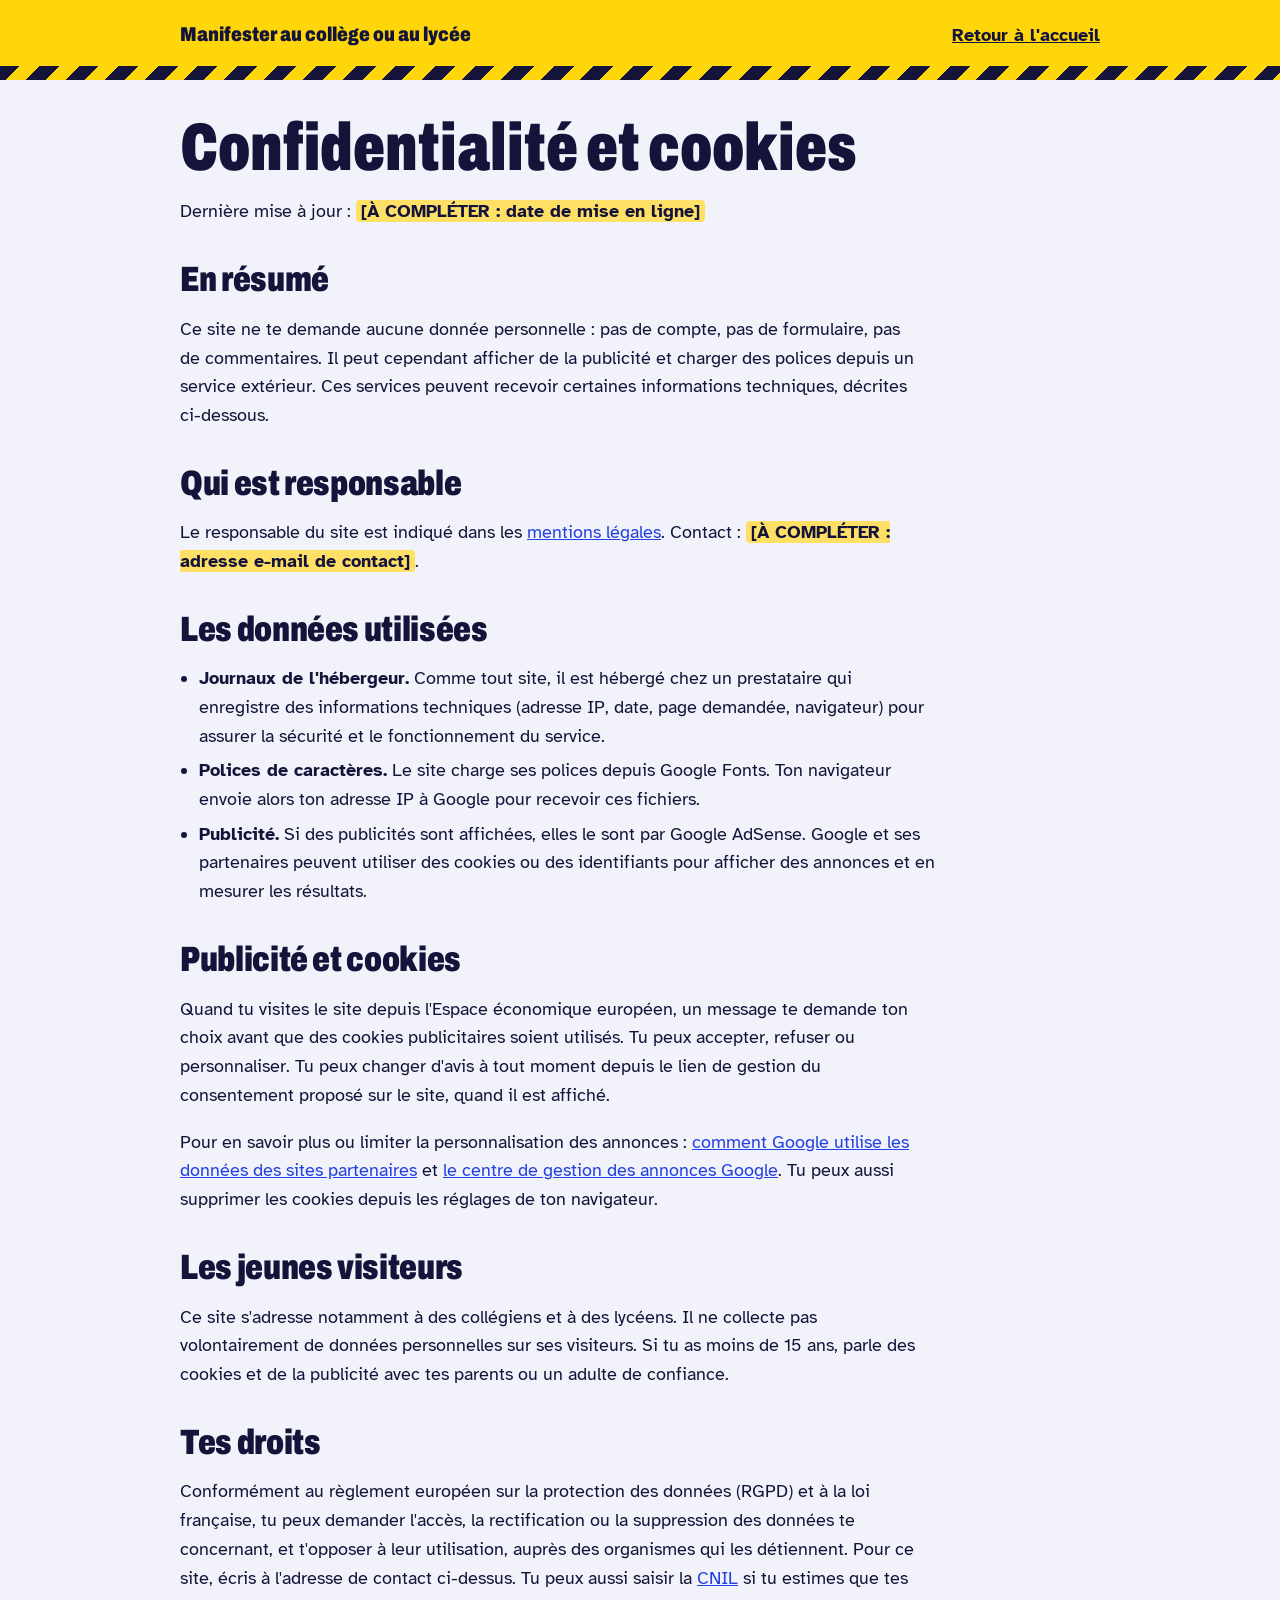
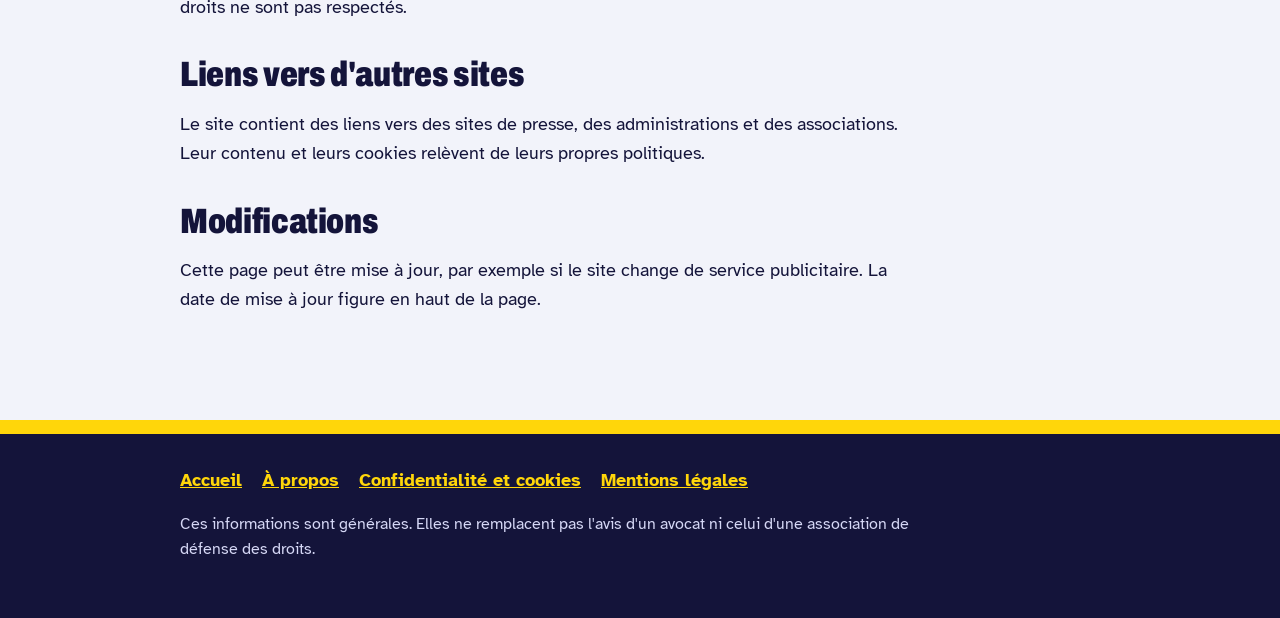
<file: confidentialite.html>
<!DOCTYPE html>
<html lang="fr">
<head>
<meta charset="utf-8">
<meta name="viewport" content="width=device-width, initial-scale=1, viewport-fit=cover">
<title>Confidentialité et cookies : Manifester au collège ou au lycée</title>
<meta name="description" content="Quelles données ce site utilise, comment fonctionnent les publicités et les cookies, et comment exercer tes droits.">
<link rel="preconnect" href="https://fonts.googleapis.com">
<link rel="preconnect" href="https://fonts.gstatic.com" crossorigin>
<link href="https://fonts.googleapis.com/css2?family=Archivo:wdth,wght@62..125,100..900&family=Atkinson+Hyperlegible:wght@400;700&display=swap" rel="stylesheet">
<link rel="stylesheet" href="style.css">
<link rel="icon" href="favicon.svg" type="image/svg+xml">
<meta name="theme-color" content="#FFD60A">
</head>
<body>

<header class="page-head">
  <div class="wrap">
    <p class="site-name">Manifester au collège ou au lycée</p>
    <a href="index.html">Retour à l'accueil</a>
  </div>
</header>
<div class="tape" aria-hidden="true"></div>

<main class="wrap prose">
  <h1>Confidentialité et cookies</h1>
  <p>Dernière mise à jour : <span class="todo">[À COMPLÉTER : date de mise en ligne]</span></p>

  <h2>En résumé</h2>
  <p>Ce site ne te demande aucune donnée personnelle : pas de compte, pas de formulaire, pas de commentaires. Il peut cependant afficher de la publicité et charger des polices depuis un service extérieur. Ces services peuvent recevoir certaines informations techniques, décrites ci-dessous.</p>

  <h2>Qui est responsable</h2>
  <p>Le responsable du site est indiqué dans les <a href="mentions-legales.html">mentions légales</a>. Contact : <span class="todo">[À COMPLÉTER : adresse e-mail de contact]</span>.</p>

  <h2>Les données utilisées</h2>
  <ul>
    <li><strong>Journaux de l'hébergeur.</strong> Comme tout site, il est hébergé chez un prestataire qui enregistre des informations techniques (adresse IP, date, page demandée, navigateur) pour assurer la sécurité et le fonctionnement du service.</li>
    <li><strong>Polices de caractères.</strong> Le site charge ses polices depuis Google Fonts. Ton navigateur envoie alors ton adresse IP à Google pour recevoir ces fichiers.</li>
    <li><strong>Publicité.</strong> Si des publicités sont affichées, elles le sont par Google AdSense. Google et ses partenaires peuvent utiliser des cookies ou des identifiants pour afficher des annonces et en mesurer les résultats.</li>
  </ul>

  <h2>Publicité et cookies</h2>
  <p>Quand tu visites le site depuis l'Espace économique européen, un message te demande ton choix avant que des cookies publicitaires soient utilisés. Tu peux accepter, refuser ou personnaliser. Tu peux changer d'avis à tout moment depuis le lien de gestion du consentement proposé sur le site, quand il est affiché.</p>
  <p>Pour en savoir plus ou limiter la personnalisation des annonces : <a href="https://policies.google.com/technologies/partner-sites" rel="noopener">comment Google utilise les données des sites partenaires</a> et <a href="https://myadcenter.google.com" rel="noopener">le centre de gestion des annonces Google</a>. Tu peux aussi supprimer les cookies depuis les réglages de ton navigateur.</p>

  <h2>Les jeunes visiteurs</h2>
  <p>Ce site s'adresse notamment à des collégiens et à des lycéens. Il ne collecte pas volontairement de données personnelles sur ses visiteurs. Si tu as moins de 15 ans, parle des cookies et de la publicité avec tes parents ou un adulte de confiance.</p>

  <h2>Tes droits</h2>
  <p>Conformément au règlement européen sur la protection des données (RGPD) et à la loi française, tu peux demander l'accès, la rectification ou la suppression des données te concernant, et t'opposer à leur utilisation, auprès des organismes qui les détiennent. Pour ce site, écris à l'adresse de contact ci-dessus. Tu peux aussi saisir la <a href="https://www.cnil.fr" rel="noopener">CNIL</a> si tu estimes que tes droits ne sont pas respectés.</p>

  <h2>Liens vers d'autres sites</h2>
  <p>Le site contient des liens vers des sites de presse, des administrations et des associations. Leur contenu et leurs cookies relèvent de leurs propres politiques.</p>

  <h2>Modifications</h2>
  <p>Cette page peut être mise à jour, par exemple si le site change de service publicitaire. La date de mise à jour figure en haut de la page.</p>
</main>

<footer>
  <div class="wrap">
    <ul class="foot-links">
      <li><a href="index.html">Accueil</a></li>
      <li><a href="a-propos.html">À propos</a></li>
      <li><a href="confidentialite.html">Confidentialité et cookies</a></li>
      <li><a href="mentions-legales.html">Mentions légales</a></li>
    </ul>
    <p>Ces informations sont générales. Elles ne remplacent pas l'avis d'un avocat ni celui d'une association de défense des droits.</p>
  </div>
</footer>

</body>
</html>
</file>
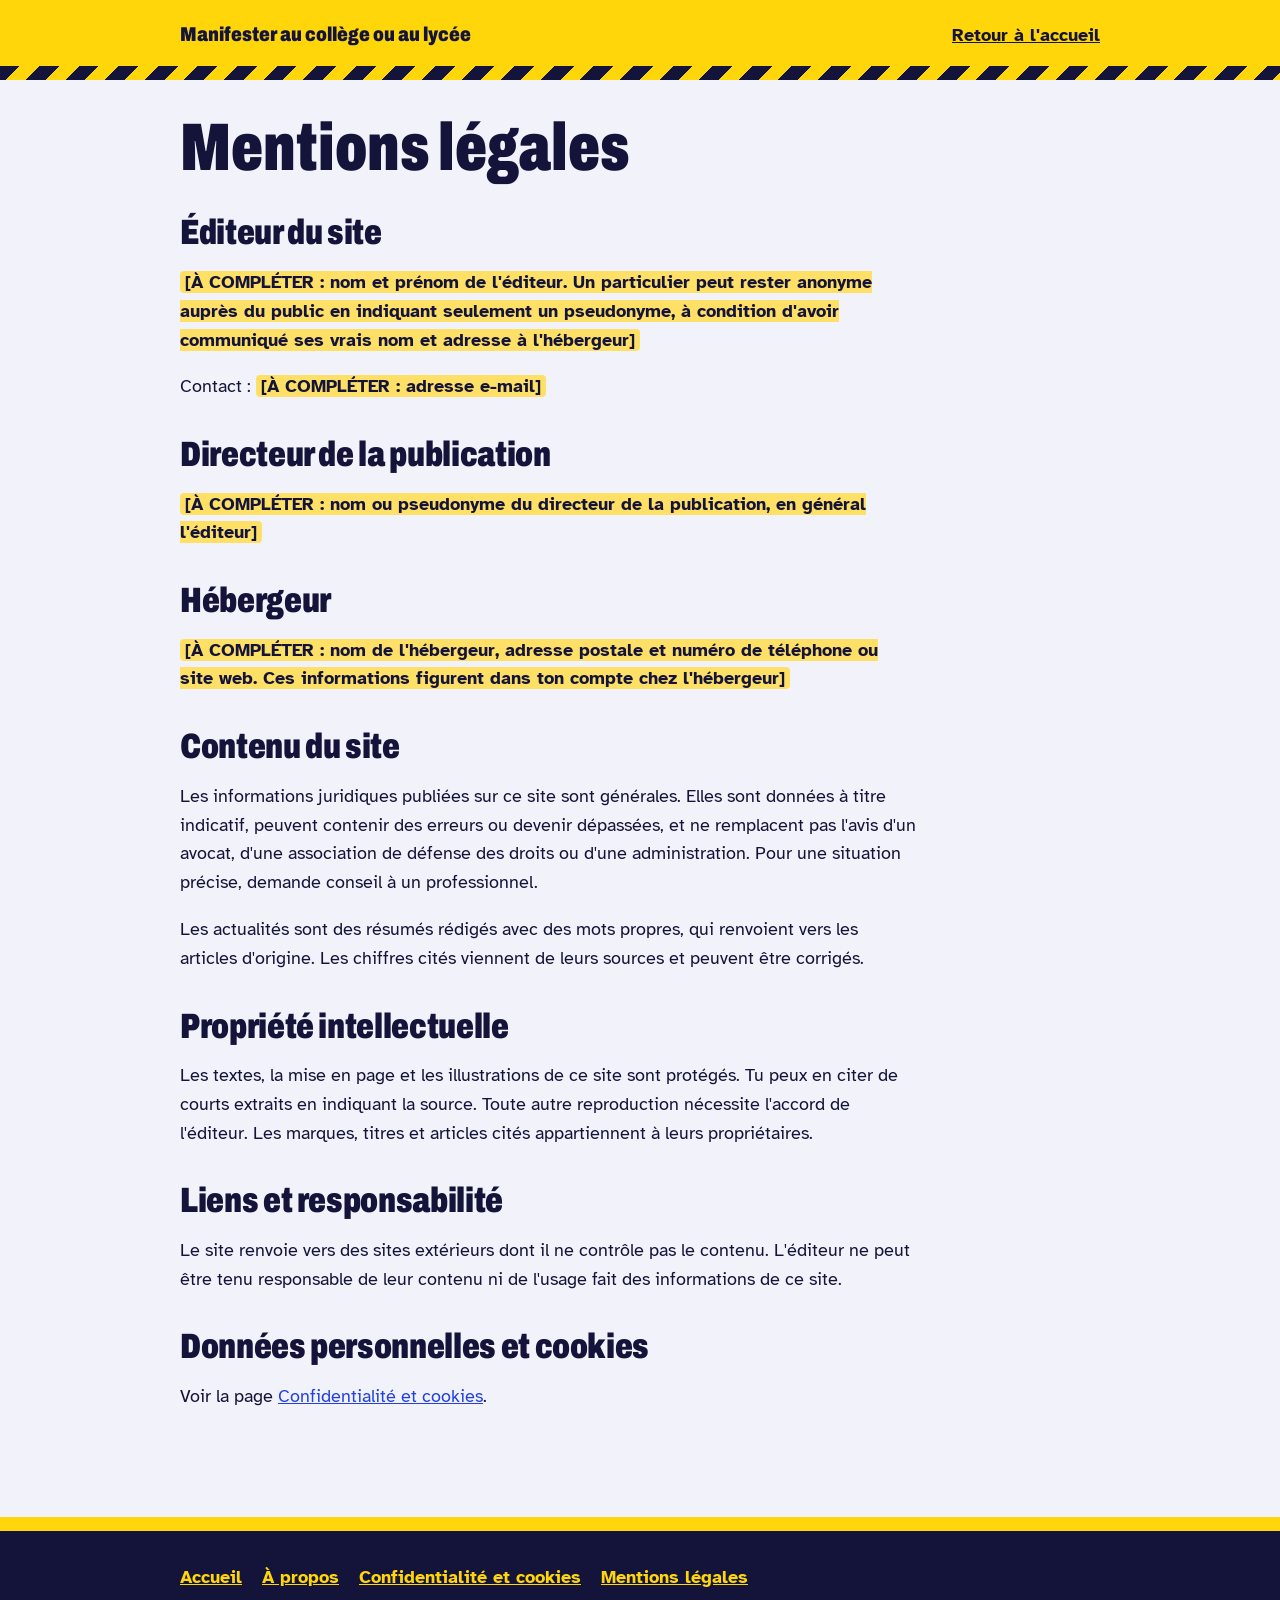
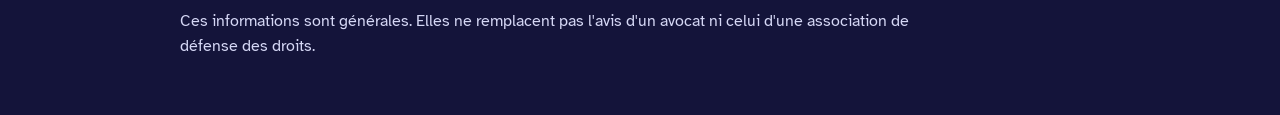
<file: mentions-legales.html>
<!DOCTYPE html>
<html lang="fr">
<head>
<meta charset="utf-8">
<meta name="viewport" content="width=device-width, initial-scale=1, viewport-fit=cover">
<title>Mentions légales : Manifester au collège ou au lycée</title>
<meta name="description" content="Éditeur, hébergeur et conditions d'utilisation du site.">
<link rel="preconnect" href="https://fonts.googleapis.com">
<link rel="preconnect" href="https://fonts.gstatic.com" crossorigin>
<link href="https://fonts.googleapis.com/css2?family=Archivo:wdth,wght@62..125,100..900&family=Atkinson+Hyperlegible:wght@400;700&display=swap" rel="stylesheet">
<link rel="stylesheet" href="style.css">
<link rel="icon" href="favicon.svg" type="image/svg+xml">
<meta name="theme-color" content="#FFD60A">
</head>
<body>

<header class="page-head">
  <div class="wrap">
    <p class="site-name">Manifester au collège ou au lycée</p>
    <a href="index.html">Retour à l'accueil</a>
  </div>
</header>
<div class="tape" aria-hidden="true"></div>

<main class="wrap prose">
  <h1>Mentions légales</h1>

  <h2>Éditeur du site</h2>
  <p><span class="todo">[À COMPLÉTER : nom et prénom de l'éditeur. Un particulier peut rester anonyme auprès du public en indiquant seulement un pseudonyme, à condition d'avoir communiqué ses vrais nom et adresse à l'hébergeur]</span></p>
  <p>Contact : <span class="todo">[À COMPLÉTER : adresse e-mail]</span></p>

  <h2>Directeur de la publication</h2>
  <p><span class="todo">[À COMPLÉTER : nom ou pseudonyme du directeur de la publication, en général l'éditeur]</span></p>

  <h2>Hébergeur</h2>
  <p><span class="todo">[À COMPLÉTER : nom de l'hébergeur, adresse postale et numéro de téléphone ou site web. Ces informations figurent dans ton compte chez l'hébergeur]</span></p>

  <h2>Contenu du site</h2>
  <p>Les informations juridiques publiées sur ce site sont générales. Elles sont données à titre indicatif, peuvent contenir des erreurs ou devenir dépassées, et ne remplacent pas l'avis d'un avocat, d'une association de défense des droits ou d'une administration. Pour une situation précise, demande conseil à un professionnel.</p>
  <p>Les actualités sont des résumés rédigés avec des mots propres, qui renvoient vers les articles d'origine. Les chiffres cités viennent de leurs sources et peuvent être corrigés.</p>

  <h2>Propriété intellectuelle</h2>
  <p>Les textes, la mise en page et les illustrations de ce site sont protégés. Tu peux en citer de courts extraits en indiquant la source. Toute autre reproduction nécessite l'accord de l'éditeur. Les marques, titres et articles cités appartiennent à leurs propriétaires.</p>

  <h2>Liens et responsabilité</h2>
  <p>Le site renvoie vers des sites extérieurs dont il ne contrôle pas le contenu. L'éditeur ne peut être tenu responsable de leur contenu ni de l'usage fait des informations de ce site.</p>

  <h2>Données personnelles et cookies</h2>
  <p>Voir la page <a href="confidentialite.html">Confidentialité et cookies</a>.</p>
</main>

<footer>
  <div class="wrap">
    <ul class="foot-links">
      <li><a href="index.html">Accueil</a></li>
      <li><a href="a-propos.html">À propos</a></li>
      <li><a href="confidentialite.html">Confidentialité et cookies</a></li>
      <li><a href="mentions-legales.html">Mentions légales</a></li>
    </ul>
    <p>Ces informations sont générales. Elles ne remplacent pas l'avis d'un avocat ni celui d'une association de défense des droits.</p>
  </div>
</footer>

</body>
</html>
</file>
<file: style.css>
:root {
    --paper: #F2F3FA;
    --surface: #FFFFFF;
    --ink: #14143A;
    --muted: #4B4F73;
    --line: #D9DBEE;
    --signal: #FFD60A;
    --pink: #FF4D8D;
    --yes: #0F7B4D;
    --yes-bg: #E3F5EC;
    --no: #C41E3A;
    --no-bg: #FCE8EB;
    --info: #2340E0;
    --info-bg: #E6EAFD;
    --notice-bg: #FFF6CC;
    --tape-ink: #14143A;
    --font-head: "Archivo", "Arial Narrow", Arial, sans-serif;
    --font-body: "Atkinson Hyperlegible", Verdana, system-ui, sans-serif;
    box-sizing: border-box;
    padding-top: env(safe-area-inset-top, 0px);
    padding-bottom: env(safe-area-inset-bottom, 0px);
  }
  @media (prefers-color-scheme: dark) {
    :root:not([data-theme="light"]) {
      --paper: #0E0F24; --surface: #181A3A; --ink: #F1F2FF; --muted: #A9ACD0; --line: #2D3060;
      --yes: #4CC38A; --yes-bg: #0F2A1F; --no: #FF7A8E; --no-bg: #301720;
      --info: #8AA4FF; --info-bg: #1A2152; --notice-bg: #2B2610;
    }
  }
  :root[data-theme="dark"] {
    --paper: #0E0F24; --surface: #181A3A; --ink: #F1F2FF; --muted: #A9ACD0; --line: #2D3060;
    --yes: #4CC38A; --yes-bg: #0F2A1F; --no: #FF7A8E; --no-bg: #301720;
    --info: #8AA4FF; --info-bg: #1A2152; --notice-bg: #2B2610;
  }

  *, *::before, *::after { box-sizing: border-box; }
  [hidden] { display: none !important; }
  html { scroll-behavior: smooth; scroll-padding-top: calc(env(safe-area-inset-top, 0px) + 70px); }
  @media (prefers-reduced-motion: reduce) { html { scroll-behavior: auto; } }
  body { margin: 0; background: var(--paper); color: var(--ink); font-family: var(--font-body); font-size: 1.125rem; line-height: 1.6; -webkit-text-size-adjust: 100%; }
  a { color: var(--info); }
  a:focus-visible, summary:focus-visible, input:focus-visible { outline: 3px solid var(--info); outline-offset: 3px; border-radius: 4px; }
  svg { display: block; }
  .ico { width: 1.5rem; height: 1.5rem; fill: none; stroke: currentColor; stroke-width: 2; stroke-linecap: round; stroke-linejoin: round; flex: none; }
  .wrap { max-width: 60rem; margin: 0 auto; padding: 0 1.25rem; }
  .narrow { max-width: 46rem; }
  .display { font-family: var(--font-head); font-stretch: 75%; font-weight: 900; letter-spacing: -0.01em; }

  /* ---------- Affiche d'ouverture ---------- */
  .hero { background: var(--signal); color: #14143A; padding: 2.5rem 0 2.25rem; }
  .hero-grid { display: grid; gap: 1.5rem; align-items: center; }
  @media (min-width: 52rem) { .hero-grid { grid-template-columns: 1.25fr 1fr; } }
  .sticker { display: inline-block; margin: 0 0 1.25rem; padding: 0.35rem 0.9rem; background: #14143A; color: var(--signal); font-weight: 700; font-size: 0.95rem; border-radius: 6px; transform: rotate(-2.5deg); }
  h1 { margin: 0 0 1.1rem; font-family: var(--font-head); line-height: 0.92; }
  h1 .kicker { display: block; font-stretch: 85%; font-weight: 700; font-size: clamp(1.15rem, 4vw, 1.6rem); line-height: 1.2; margin-bottom: 0.6rem; }
  h1 .big { display: block; font-stretch: 62%; font-weight: 900; font-size: clamp(3.3rem, 14vw, 6.6rem); letter-spacing: -0.015em; }
  .hero-sub { font-size: 1.2rem; max-width: 34rem; margin: 0; }
  .signs { width: 100%; max-width: 26rem; height: auto; margin: 0 auto; overflow: visible; }
  @media (prefers-reduced-motion: no-preference) {
    .sign { animation: rise 0.7s cubic-bezier(.2,.8,.2,1) both; }
    .sign.s2 { animation-delay: 0.08s; }
    .sign.s3 { animation-delay: 0.16s; }
    @keyframes rise { from { transform: translateY(40px); opacity: 0; } to { transform: none; opacity: 1; } }
  }
  .tape { height: 14px; background: repeating-linear-gradient(135deg, var(--tape-ink) 0 14px, var(--signal) 14px 28px); }

  /* ---------- Trois entrées ---------- */
  .doors { display: grid; gap: 0.75rem; margin: 1.5rem auto 0; padding: 0 1.25rem; max-width: 60rem; }
  @media (min-width: 46rem) { .doors { grid-template-columns: repeat(3, 1fr); } }
  .door { display: flex; flex-direction: column; gap: 0.35rem; padding: 1.1rem 1.2rem 1.2rem; border-radius: 16px; color: #fff; text-decoration: none; transition: transform 0.15s ease; }
  .door:hover { transform: translateY(-3px); }
  .door .ico { width: 2rem; height: 2rem; stroke-width: 2.2; }
  .door strong { font-family: var(--font-head); font-stretch: 80%; font-weight: 900; font-size: 1.65rem; line-height: 1.05; }
  .door span { font-size: 1rem; opacity: 0.95; }
  .door.d-yes { background: #0F7B4D; }
  .door.d-no { background: #C41E3A; }
  .door.d-info { background: #2340E0; }
  @media (prefers-reduced-motion: reduce) { .door { transition: none; } .door:hover { transform: none; } }

  /* ---------- Sommaire collant ---------- */
  nav { position: sticky; top: env(safe-area-inset-top, 0px); z-index: 10; background: var(--surface); border-bottom: 1px solid var(--line); margin-top: 1.5rem; }
  nav ul { list-style: none; margin: 0 auto; padding: 0.55rem 1.25rem; max-width: 60rem; display: flex; gap: 0.4rem; overflow-x: auto; scrollbar-width: none; }
  nav ul::-webkit-scrollbar { display: none; }
  nav a { display: block; white-space: nowrap; text-decoration: none; color: var(--ink); font-weight: 700; font-size: 0.95rem; padding: 0.4rem 0.85rem; border-radius: 999px; }
  nav a:hover { background: var(--line); }
  nav a.current { background: var(--ink); color: var(--paper); }

  /* ---------- Titres de section ---------- */
  main { padding-bottom: 3rem; }
  section { padding: 3.25rem 0 0.5rem; }
  h2 { margin: 0 0 0.4rem; font-family: var(--font-head); font-stretch: 75%; font-weight: 900; font-size: clamp(2.2rem, 7vw, 3.4rem); line-height: 0.98; letter-spacing: -0.01em; }
  h2 .mark { background: linear-gradient(transparent 62%, var(--signal) 62% 92%, transparent 92%); }
  h3 { font-family: var(--font-head); font-stretch: 90%; font-weight: 800; font-size: 1.2rem; margin: 0 0 0.3rem; }
  .lead { color: var(--muted); margin: 0 0 1.5rem; max-width: 40rem; }

  /* ---------- Actualités ---------- */
  .notice { display: flex; gap: 0.9rem; background: var(--notice-bg); border-left: 8px solid var(--signal); border-radius: 0 12px 12px 0; padding: 1rem 1.2rem; margin: 0 0 1.75rem; max-width: 46rem; }
  .notice .ico { margin-top: 0.15rem; }
  .notice p { margin: 0; }
  .stats { display: grid; gap: 0.75rem; grid-template-columns: repeat(auto-fit, minmax(13rem, 1fr)); margin: 0 0 2rem; padding: 0; list-style: none; }
  .stats li { background: var(--ink); color: var(--paper); border-radius: 14px; padding: 1rem 1.2rem; }
  .stats strong { display: block; font-family: var(--font-head); font-stretch: 70%; font-weight: 900; font-size: 3.4rem; line-height: 0.95; color: var(--signal); }
  .stats span { font-size: 0.98rem; }
  .feed { max-width: 46rem; }
  article.news { display: grid; grid-template-columns: 4.5rem 1fr; gap: 0 1.1rem; padding: 1.25rem 0; border-top: 2px solid var(--line); }
  article.news:last-of-type { border-bottom: 2px solid var(--line); }
  .when { text-align: center; align-self: start; background: var(--signal); color: #14143A; border-radius: 10px; padding: 0.35rem 0.2rem 0.4rem; line-height: 1; }
  .when b { display: block; font-family: var(--font-head); font-stretch: 70%; font-weight: 900; font-size: 2.1rem; }
  .when i { display: block; font-style: normal; font-size: 0.85rem; font-weight: 700; margin-top: 0.15rem; }
  article.news h3 { font-size: 1.3rem; line-height: 1.2; margin: 0 0 0.4rem; }
  article.news p { margin: 0 0 0.5rem; }
  article.news .src { font-size: 0.95rem; color: var(--muted); margin: 0; }
  @media (max-width: 30rem) { article.news { grid-template-columns: 3.6rem 1fr; gap: 0 0.8rem; } .when b { font-size: 1.7rem; } }

  /* ---------- Droits et limites ---------- */
  .duo { display: grid; gap: 1rem; margin-top: 3.25rem; }
  @media (min-width: 52rem) { .duo { grid-template-columns: 1fr 1fr; } }
  .duo section { padding: 0; }
  .panel { height: 100%; border-radius: 18px; padding: 1.5rem 1.4rem 1.2rem; }
  .panel.yes { background: var(--yes-bg); border-top: 8px solid var(--yes); }
  .panel.no { background: var(--no-bg); border-top: 8px solid var(--no); }
  .panel h2 { font-size: clamp(2rem, 6vw, 2.8rem); }
  .panel .lead { margin-bottom: 1rem; }
  ul.marks { list-style: none; margin: 0; padding: 0; }
  ul.marks li { display: grid; grid-template-columns: 1.9rem 1fr; gap: 0.6rem; padding: 0.7rem 0; border-top: 1px solid rgba(20, 20, 58, 0.14); }
  :root[data-theme="dark"] ul.marks li { border-top-color: rgba(241, 242, 255, 0.16); }
  @media (prefers-color-scheme: dark) { :root:not([data-theme="light"]) ul.marks li { border-top-color: rgba(241, 242, 255, 0.16); } }
  ul.marks li:first-child { border-top: 0; }
  ul.marks .dot { display: grid; place-items: center; width: 1.7rem; height: 1.7rem; border-radius: 50%; color: #fff; margin-top: 0.1rem; }
  ul.marks .dot .ico { width: 1rem; height: 1rem; stroke-width: 3; }
  ul.marks.yes .dot { background: var(--yes); }
  ul.marks.no .dot { background: var(--no); }
  :root[data-theme="dark"] ul.marks .dot { color: #0E0F24; }
  @media (prefers-color-scheme: dark) { :root:not([data-theme="light"]) ul.marks .dot { color: #0E0F24; } }

  /* ---------- Les droits en détail ---------- */
  .search { position: relative; max-width: 46rem; margin: 0 0 1.75rem; }
  .search label { display: block; font-weight: 700; margin-bottom: 0.35rem; }
  .search input { width: 100%; font: inherit; color: var(--ink); background: var(--surface); border: 2px solid var(--line); border-radius: 12px; padding: 0.75rem 1rem; }
  .search input:focus { border-color: var(--info); }
  .group { max-width: 46rem; margin: 0 0 2rem; }
  .group-head { display: flex; align-items: center; gap: 0.75rem; margin-bottom: 0.6rem; }
  .group-head .badge { display: grid; place-items: center; width: 2.9rem; height: 2.9rem; border-radius: 12px; color: #fff; }
  .group-head .badge .ico { width: 1.7rem; height: 1.7rem; }
  .group-head h3 { margin: 0; font-size: 1.6rem; font-stretch: 80%; font-weight: 900; }
  .b-school { background: #2340E0; }
  .b-street { background: #E0245E; }
  .b-law { background: #14143A; }
  .b-help { background: #0F7B4D; }
  details { border-top: 2px solid var(--line); }
  .group details:last-child { border-bottom: 2px solid var(--line); }
  summary { cursor: pointer; list-style: none; padding: 1rem 3rem 1rem 0.2rem; font-weight: 700; font-size: 1.1rem; position: relative; }
  summary::-webkit-details-marker { display: none; }
  summary::after { content: ""; position: absolute; right: 0.4rem; top: 50%; width: 0.7rem; height: 0.7rem; border-right: 3px solid var(--info); border-bottom: 3px solid var(--info); transform: translateY(-70%) rotate(45deg); transition: transform 0.2s ease; }
  details[open] summary::after { transform: translateY(-30%) rotate(-135deg); }
  details[open] { background: var(--surface); border-radius: 0 0 12px 12px; }
  details[open] summary { padding-left: 1rem; }
  .detail-body { padding: 0 1rem 1.1rem; }
  .detail-body p { margin: 0 0 0.6rem; }
  .detail-body p:last-child { margin: 0; }
  .detail-body ul { margin: 0 0 0.6rem; padding-left: 1.2rem; }
  .detail-body li { margin: 0.25rem 0; }
  .no-result { max-width: 46rem; padding: 1rem 0; color: var(--muted); }
  @media (prefers-reduced-motion: reduce) { summary::after { transition: none; } }

  /* ---------- Se préparer ---------- */
  .steps { list-style: none; margin: 1.25rem 0 0; padding: 0; display: grid; gap: 1.25rem; counter-reset: step; }
  @media (min-width: 52rem) { .steps { grid-template-columns: repeat(3, 1fr); gap: 1.5rem; } }
  .steps > li { position: relative; padding: 1.25rem 1.2rem 1rem; background: var(--info-bg); border-radius: 18px; counter-increment: step; }
  .steps > li::before { content: counter(step); display: grid; place-items: center; width: 2.6rem; height: 2.6rem; border-radius: 50%; background: var(--info); color: #fff; font-family: var(--font-head); font-weight: 900; font-size: 1.4rem; margin-bottom: 0.6rem; }
  :root[data-theme="dark"] .steps > li::before { color: #0E0F24; }
  @media (prefers-color-scheme: dark) { :root:not([data-theme="light"]) .steps > li::before { color: #0E0F24; } }
  @media (min-width: 52rem) { .steps > li:not(:last-child)::after { content: ""; position: absolute; top: 2.5rem; left: calc(100% - 0.2rem); width: 1.9rem; height: 4px; background: var(--info); opacity: 0.45; } }
  .steps h3 { font-size: 1.5rem; font-stretch: 80%; font-weight: 900; margin-bottom: 0.4rem; }
  .steps ul { margin: 0; padding-left: 1.1rem; }
  .steps li li { margin: 0.4rem 0; }

  /* ---------- Si ça se passe mal ---------- */
  .help { display: grid; gap: 1.5rem; margin-top: 1.25rem; }
  @media (min-width: 52rem) { .help { grid-template-columns: 1.1fr 1fr; align-items: start; } }
  .help ul { margin: 0; padding: 0; list-style: none; }
  .help ul li { padding: 0.8rem 0 0.8rem 1.2rem; border-left: 5px solid var(--info); margin-bottom: 0.75rem; background: var(--info-bg); border-radius: 0 12px 12px 0; padding-right: 1rem; }
  .numbers { display: grid; grid-template-columns: repeat(2, 1fr); gap: 0.6rem; }
  .numbers a { display: block; padding: 0.85rem 1rem; background: var(--ink); color: var(--paper); border-radius: 14px; text-decoration: none; }
  .numbers a:hover { background: var(--info); color: #fff; }
  .numbers a:first-child { grid-column: span 2; }
  .numbers strong { display: block; font-family: var(--font-head); font-stretch: 70%; font-weight: 900; font-size: 2.2rem; line-height: 1; color: var(--signal); }
  .numbers a:hover strong { color: #fff; }
  .numbers span { font-size: 0.95rem; }

  /* ---------- Frise ---------- */
  .timeline { list-style: none; margin: 1.5rem 0 0; padding: 0; max-width: 46rem; }
  .timeline li { display: grid; grid-template-columns: 6.5rem 1fr; gap: 0 1rem; padding: 1rem 0; border-top: 2px solid var(--line); }
  .timeline li:last-child { border-bottom: 2px solid var(--line); }
  .timeline strong { font-family: var(--font-head); font-stretch: 70%; font-weight: 900; font-size: 2.2rem; line-height: 1; }
  .timeline li:last-child strong { background: var(--signal); color: #14143A; align-self: start; padding: 0.15rem 0.4rem; border-radius: 6px; }
  .timeline span { align-self: center; }
  @media (max-width: 30rem) { .timeline li { grid-template-columns: 1fr; gap: 0.3rem; } }

  /* ---------- Pied de page ---------- */
  footer { margin-top: 3.5rem; background: #14143A; color: #D5D7F5; padding: 2rem 0 2.75rem; border-top: 14px solid var(--signal); }
  footer p { margin: 0 0 0.75rem; max-width: 46rem; font-size: 0.98rem; }
  footer a { color: var(--signal); }

  /* ---------- Pages secondaires ---------- */
  .page-head { background: var(--signal); color: #14143A; padding: 1.1rem 0 1rem; }
  .page-head .wrap { display: flex; flex-wrap: wrap; gap: 0.4rem 1.25rem; align-items: baseline; justify-content: space-between; }
  .page-head a { color: #14143A; font-weight: 700; }
  .page-head .site-name { margin: 0; font-family: var(--font-head); font-stretch: 80%; font-weight: 900; font-size: 1.25rem; }
  .prose { padding-bottom: 2rem; }
  .prose h1 { font-family: var(--font-head); font-stretch: 70%; font-weight: 900; font-size: clamp(2.6rem, 9vw, 4.2rem); line-height: 0.95; margin: 2.25rem 0 1rem; }
  .prose h2 { font-size: clamp(1.7rem, 5vw, 2.2rem); margin: 2.25rem 0 0.5rem; }
  .prose p, .prose li { max-width: 46rem; }
  .prose ul { padding-left: 1.2rem; }
  .prose li { margin: 0.35rem 0; }
  .todo { background: #FFE066; color: #14143A; padding: 0 0.3rem; border-radius: 4px; font-weight: 700; }
  .foot-links { display: flex; flex-wrap: wrap; gap: 0.4rem 1.25rem; list-style: none; margin: 0 0 1.1rem; padding: 0; }
  .foot-links a { font-weight: 700; }
</file>
